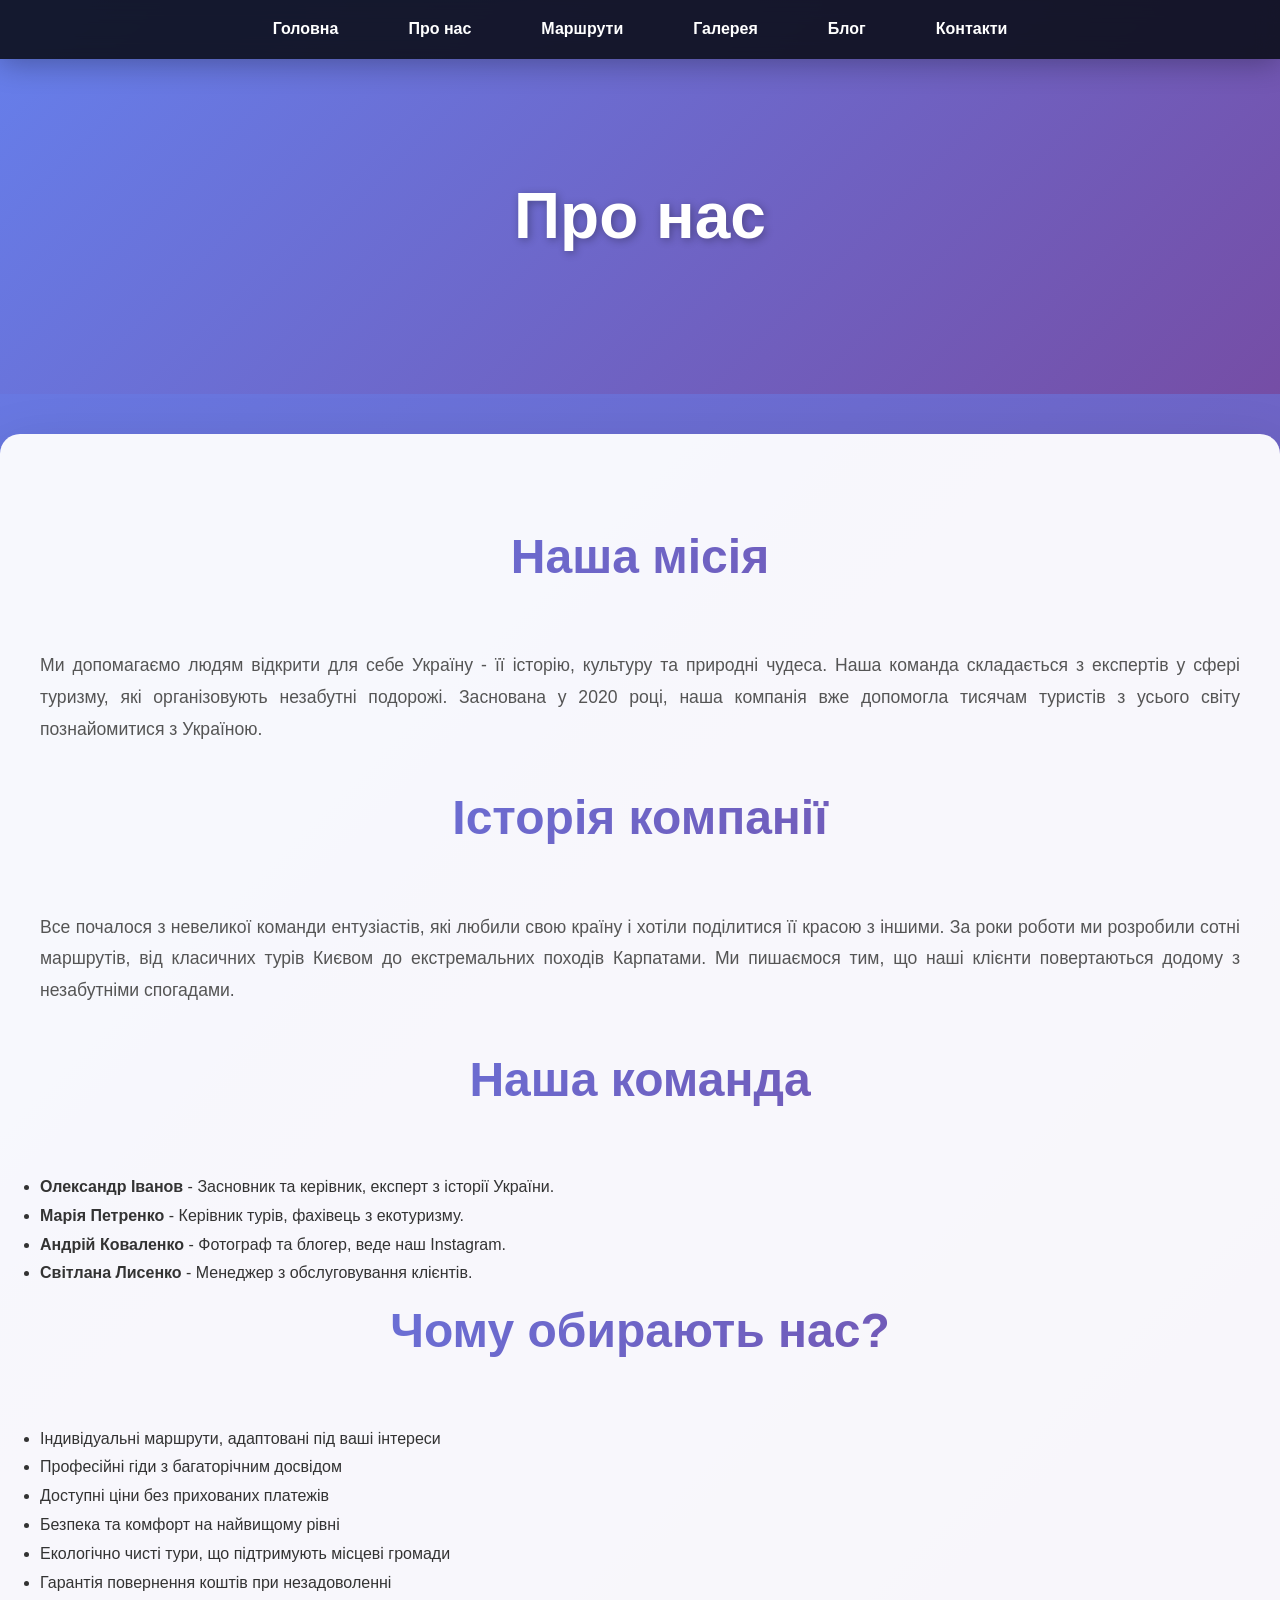
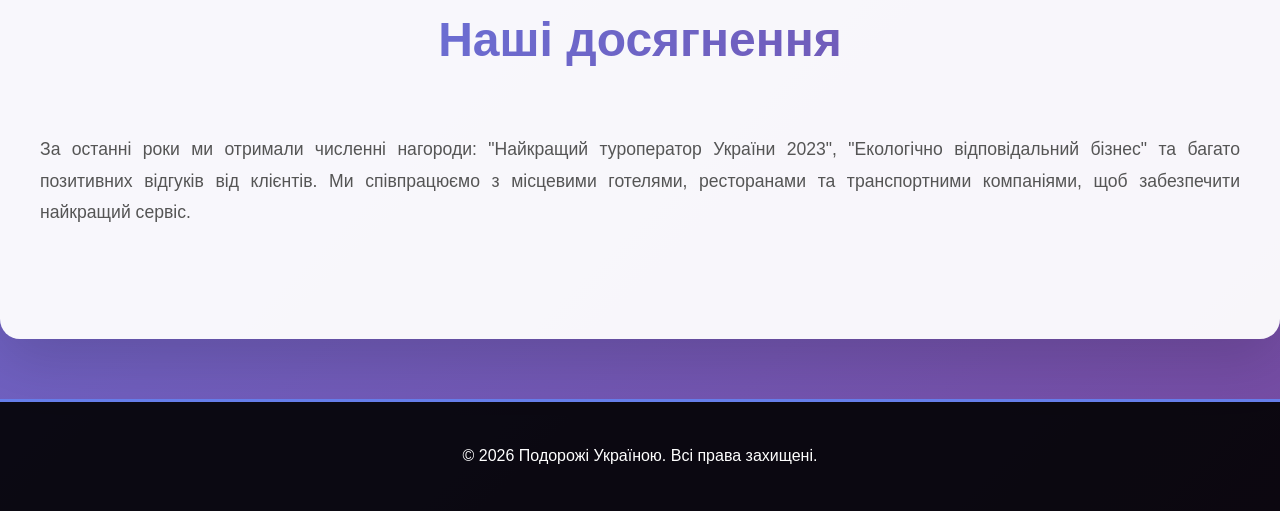
<file: Нова папка (2)/about.html>
<!doctype html>
<html lang="uk">
  <head>
    <meta charset="UTF-8" />
    <meta name="viewport" content="width=device-width, initial-scale=1.0" />
    <title>Про нас - Подорожі Україною</title>
    <link rel="stylesheet" href="style.css" />
  </head>
  <body>
    <nav>
      <ul>
        <li><a href="index.html">Головна</a></li>
        <li><a href="about.html">Про нас</a></li>
        <li><a href="routes.html">Маршрути</a></li>
        <li><a href="gallery.html">Галерея</a></li>
        <li><a href="blog.html">Блог</a></li>
        <li><a href="contact.html">Контакти</a></li>
      </ul>
    </nav>
    <header>
      <h1>Про нас</h1>
    </header>

    <section>
      <h2>Наша місія</h2>
      <p>
        Ми допомагаємо людям відкрити для себе Україну - її історію, культуру та
        природні чудеса. Наша команда складається з експертів у сфері туризму,
        які організовують незабутні подорожі. Заснована у 2020 році, наша
        компанія вже допомогла тисячам туристів з усього світу познайомитися з
        Україною.
      </p>
      <h2>Історія компанії</h2>
      <p>
        Все почалося з невеликої команди ентузіастів, які любили свою країну і
        хотіли поділитися її красою з іншими. За роки роботи ми розробили сотні
        маршрутів, від класичних турів Києвом до екстремальних походів
        Карпатами. Ми пишаємося тим, що наші клієнти повертаються додому з
        незабутніми спогадами.
      </p>
      <h2>Наша команда</h2>
      <ul>
        <li>
          <strong>Олександр Іванов</strong> - Засновник та керівник, експерт з
          історії України.
        </li>
        <li>
          <strong>Марія Петренко</strong> - Керівник турів, фахівець з
          екотуризму.
        </li>
        <li>
          <strong>Андрій Коваленко</strong> - Фотограф та блогер, веде наш
          Instagram.
        </li>
        <li>
          <strong>Світлана Лисенко</strong> - Менеджер з обслуговування
          клієнтів.
        </li>
      </ul>
      <h2>Чому обирають нас?</h2>
      <ul>
        <li>Індивідуальні маршрути, адаптовані під ваші інтереси</li>
        <li>Професійні гіди з багаторічним досвідом</li>
        <li>Доступні ціни без прихованих платежів</li>
        <li>Безпека та комфорт на найвищому рівні</li>
        <li>Екологічно чисті тури, що підтримують місцеві громади</li>
        <li>Гарантія повернення коштів при незадоволенні</li>
      </ul>
      <h2>Наші досягнення</h2>
      <p>
        За останні роки ми отримали численні нагороди: "Найкращий туроператор
        України 2023", "Екологічно відповідальний бізнес" та багато позитивних
        відгуків від клієнтів. Ми співпрацюємо з місцевими готелями, ресторанами
        та транспортними компаніями, щоб забезпечити найкращий сервіс.
      </p>
    </section>

    <footer>
      <p>&copy; 2026 Подорожі Україною. Всі права захищені.</p>
    </footer>
  </body>
</html>
</file>
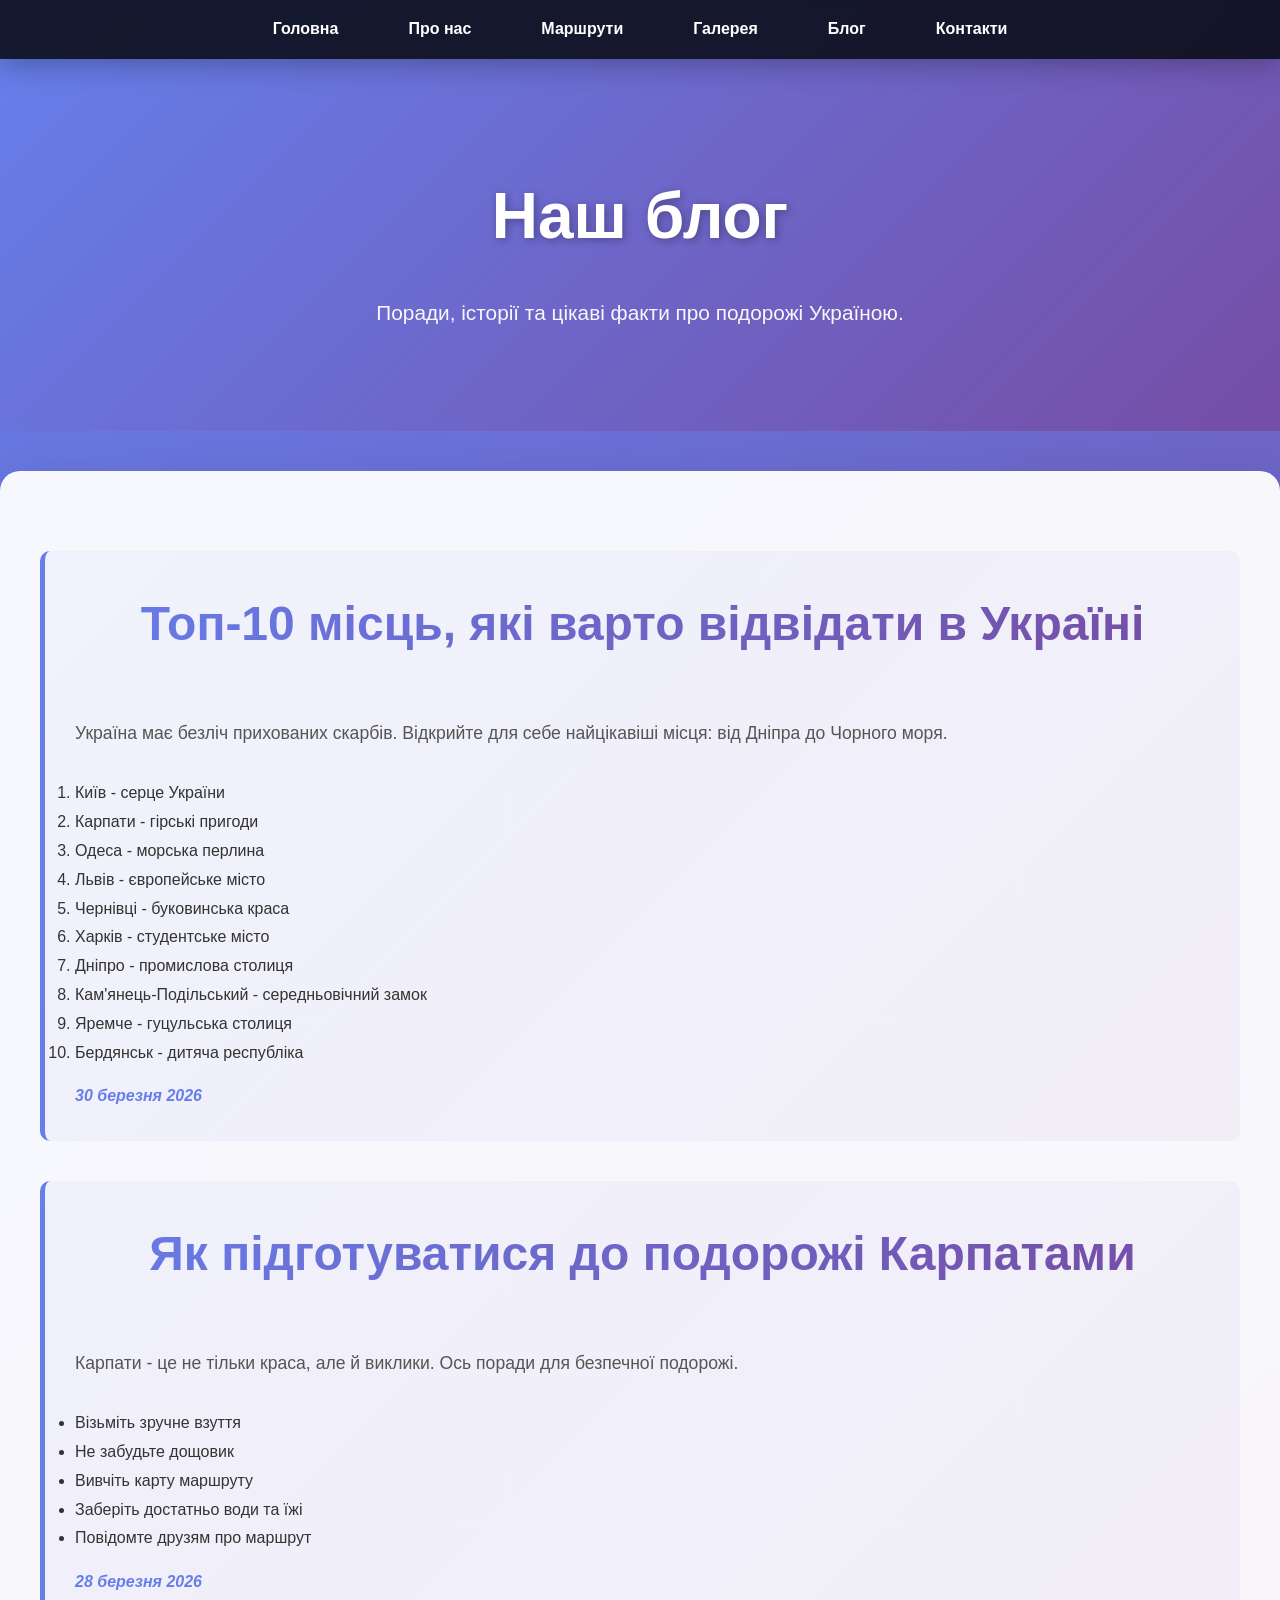
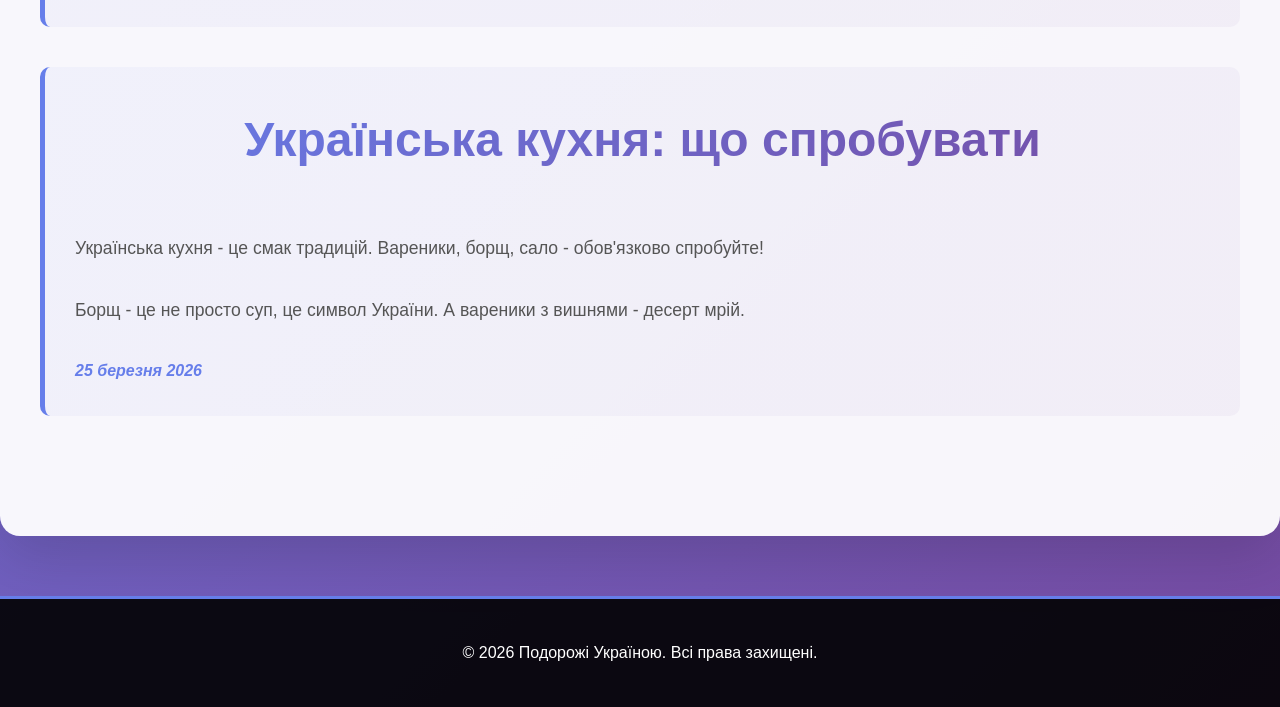
<file: Нова папка (2)/blog.html>
<!doctype html>
<html lang="uk">
  <head>
    <meta charset="UTF-8" />
    <meta name="viewport" content="width=device-width, initial-scale=1.0" />
    <title>Блог - Подорожі Україною</title>
    <link rel="stylesheet" href="style.css" />
  </head>
  <body>
    <nav>
      <ul>
        <li><a href="index.html">Головна</a></li>
        <li><a href="about.html">Про нас</a></li>
        <li><a href="routes.html">Маршрути</a></li>
        <li><a href="gallery.html">Галерея</a></li>
        <li><a href="blog.html">Блог</a></li>
        <li><a href="contact.html">Контакти</a></li>
      </ul>
    </nav>
    <header>
      <h1>Наш блог</h1>
      <p>Поради, історії та цікаві факти про подорожі Україною.</p>
    </header>

    <section>
      <article>
        <h2>Топ-10 місць, які варто відвідати в Україні</h2>
        <p>
          Україна має безліч прихованих скарбів. Відкрийте для себе найцікавіші
          місця: від Дніпра до Чорного моря.
        </p>
        <ol>
          <li>Київ - серце України</li>
          <li>Карпати - гірські пригоди</li>
          <li>Одеса - морська перлина</li>
          <li>Львів - європейське місто</li>
          <li>Чернівці - буковинська краса</li>
          <li>Харків - студентське місто</li>
          <li>Дніпро - промислова столиця</li>
          <li>Кам'янець-Подільський - середньовічний замок</li>
          <li>Яремче - гуцульська столиця</li>
          <li>Бердянськ - дитяча республіка</li>
        </ol>
        <time>30 березня 2026</time>
      </article>

      <article>
        <h2>Як підготуватися до подорожі Карпатами</h2>
        <p>
          Карпати - це не тільки краса, але й виклики. Ось поради для безпечної
          подорожі.
        </p>
        <ul>
          <li>Візьміть зручне взуття</li>
          <li>Не забудьте дощовик</li>
          <li>Вивчіть карту маршруту</li>
          <li>Заберіть достатньо води та їжі</li>
          <li>Повідомте друзям про маршрут</li>
        </ul>
        <time>28 березня 2026</time>
      </article>

      <article>
        <h2>Українська кухня: що спробувати</h2>
        <p>
          Українська кухня - це смак традицій. Вареники, борщ, сало -
          обов'язково спробуйте!
        </p>
        <p>
          Борщ - це не просто суп, це символ України. А вареники з вишнями -
          десерт мрій.
        </p>
        <time>25 березня 2026</time>
      </article>
    </section>

    <footer>
      <p>&copy; 2026 Подорожі Україною. Всі права захищені.</p>
    </footer>
  </body>
</html>
</file>
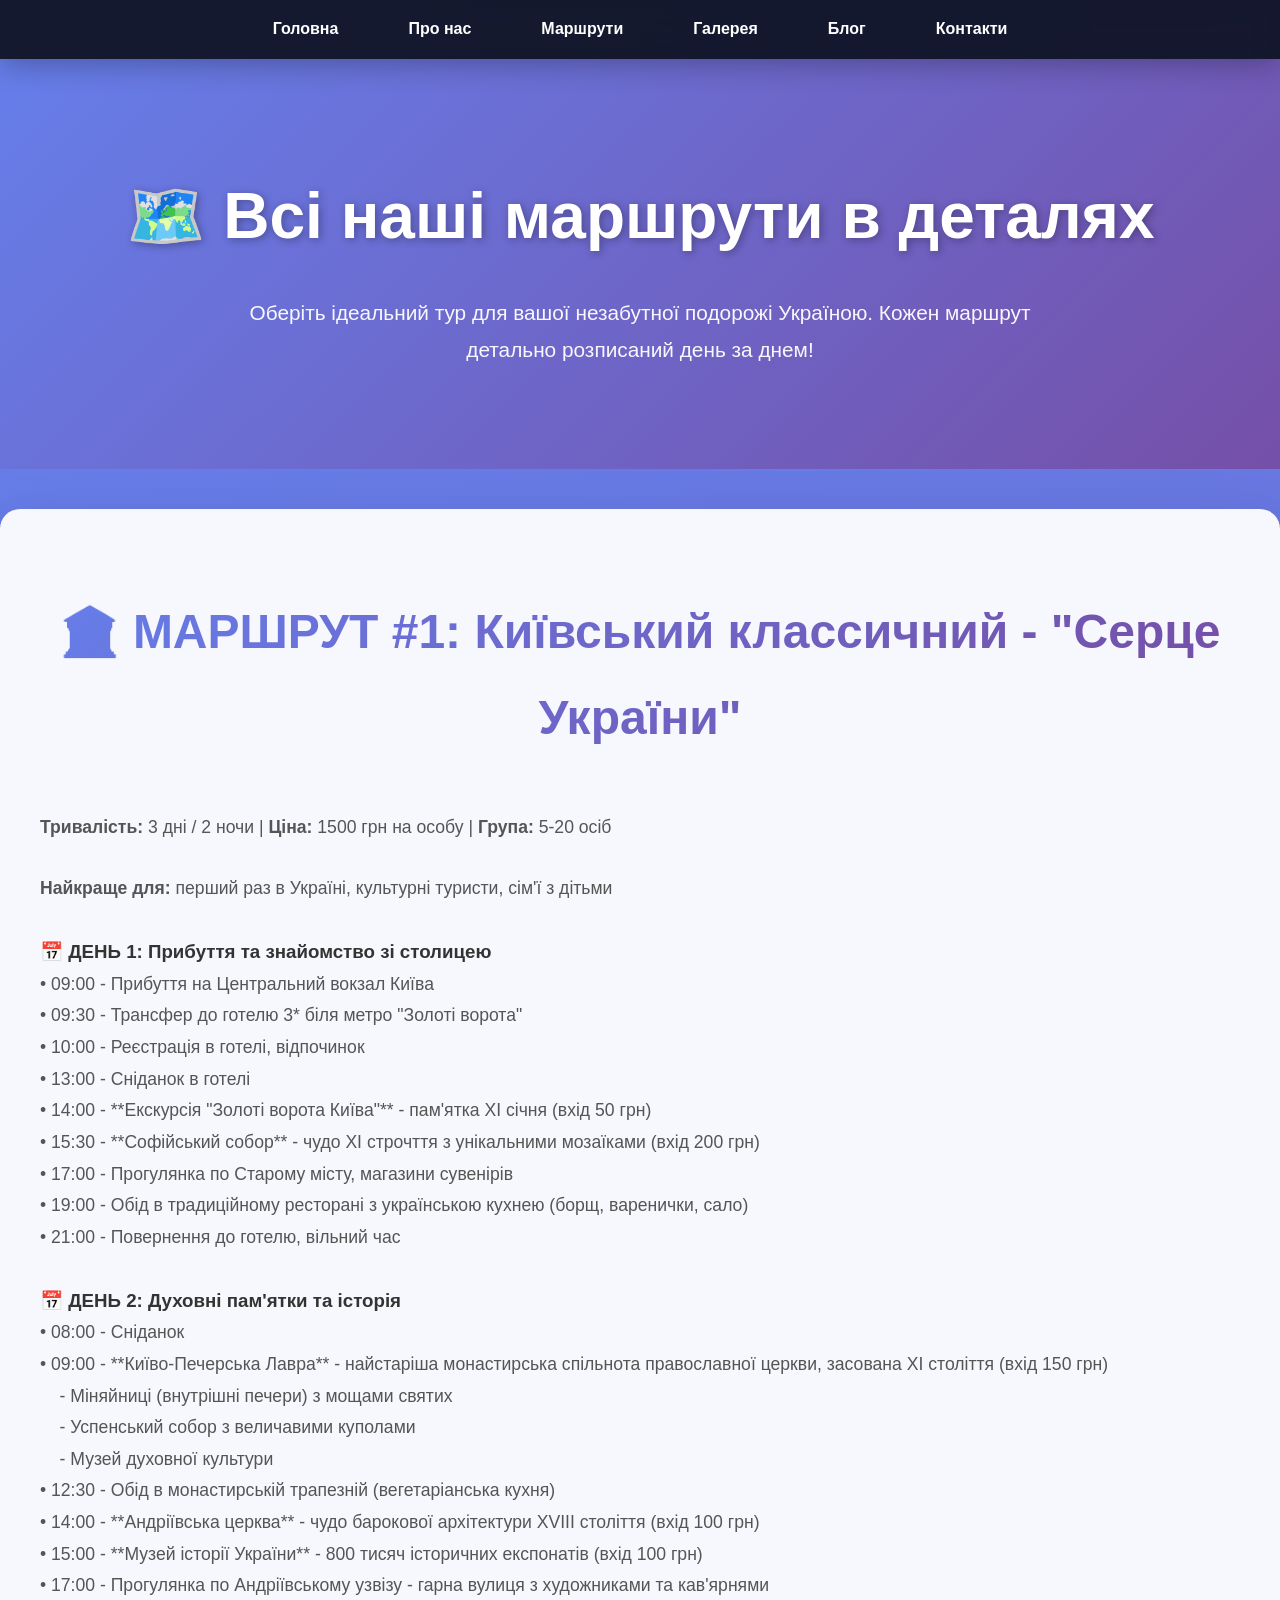
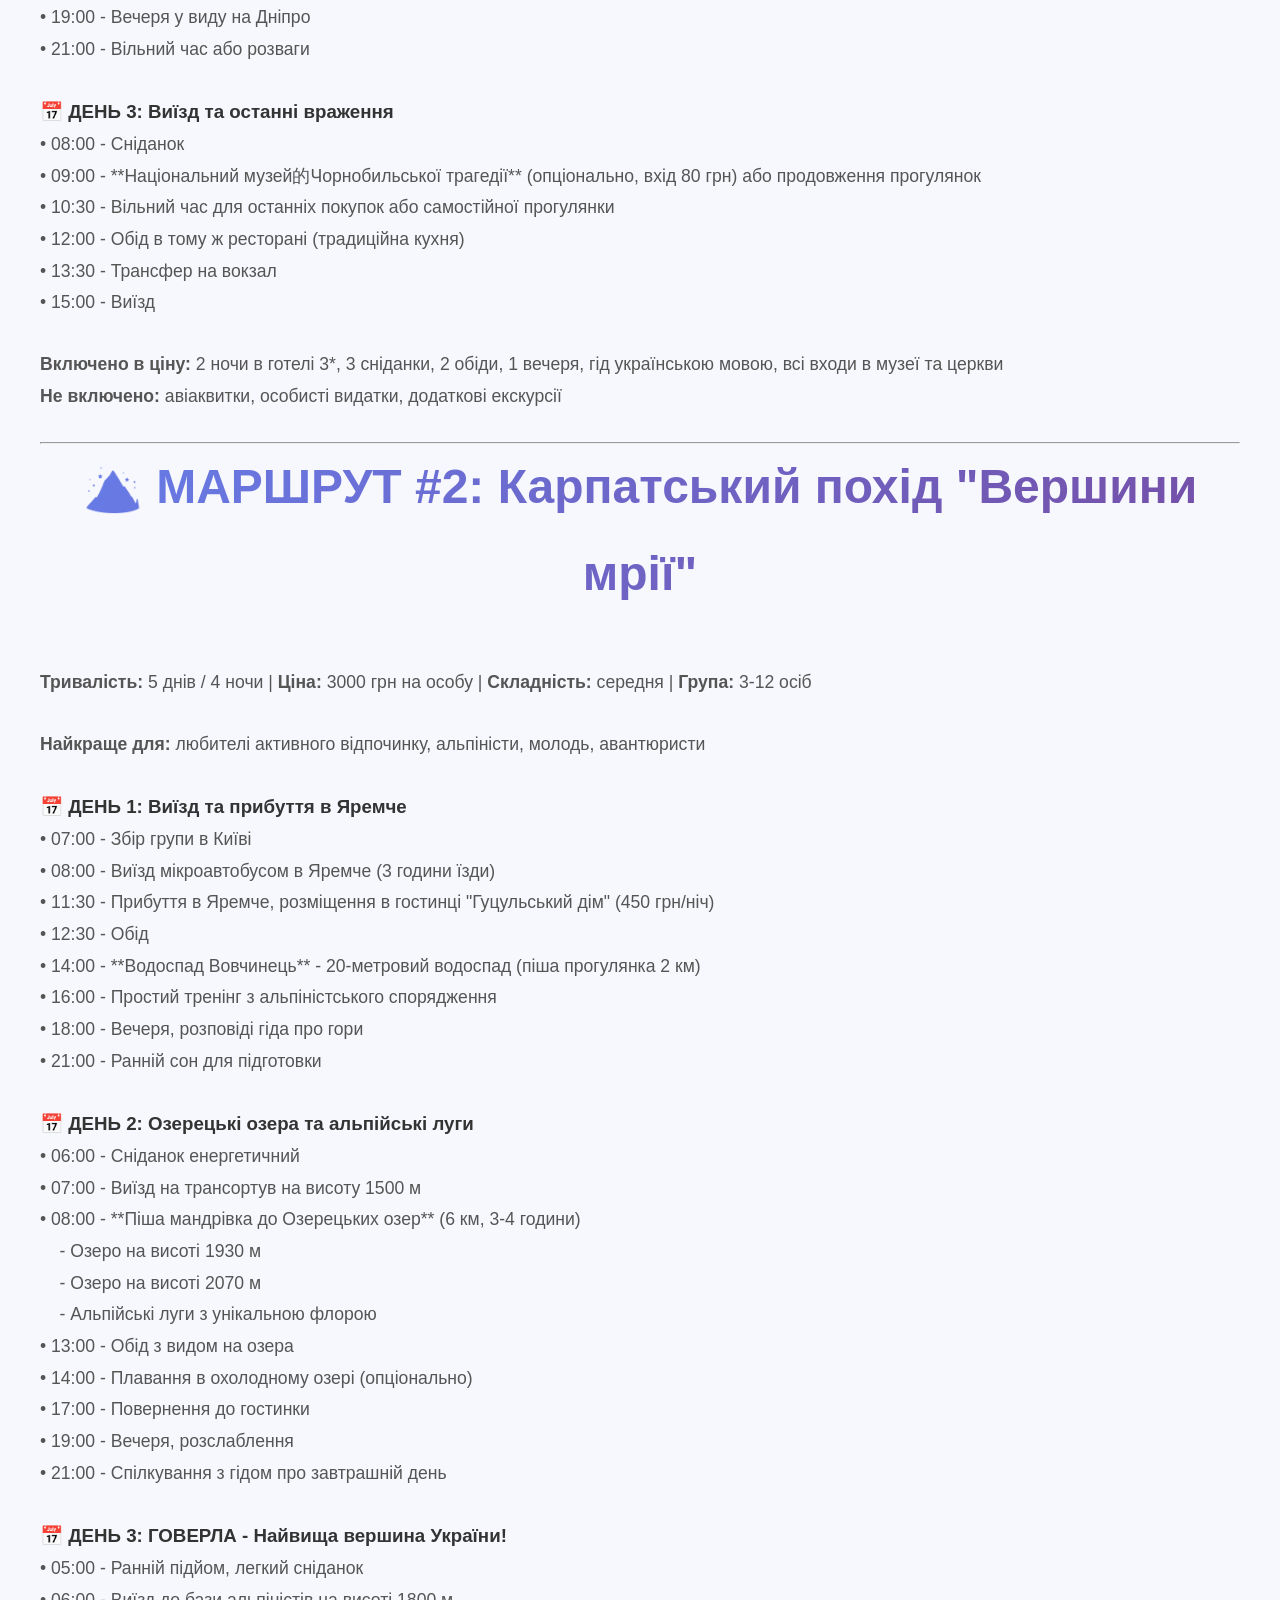
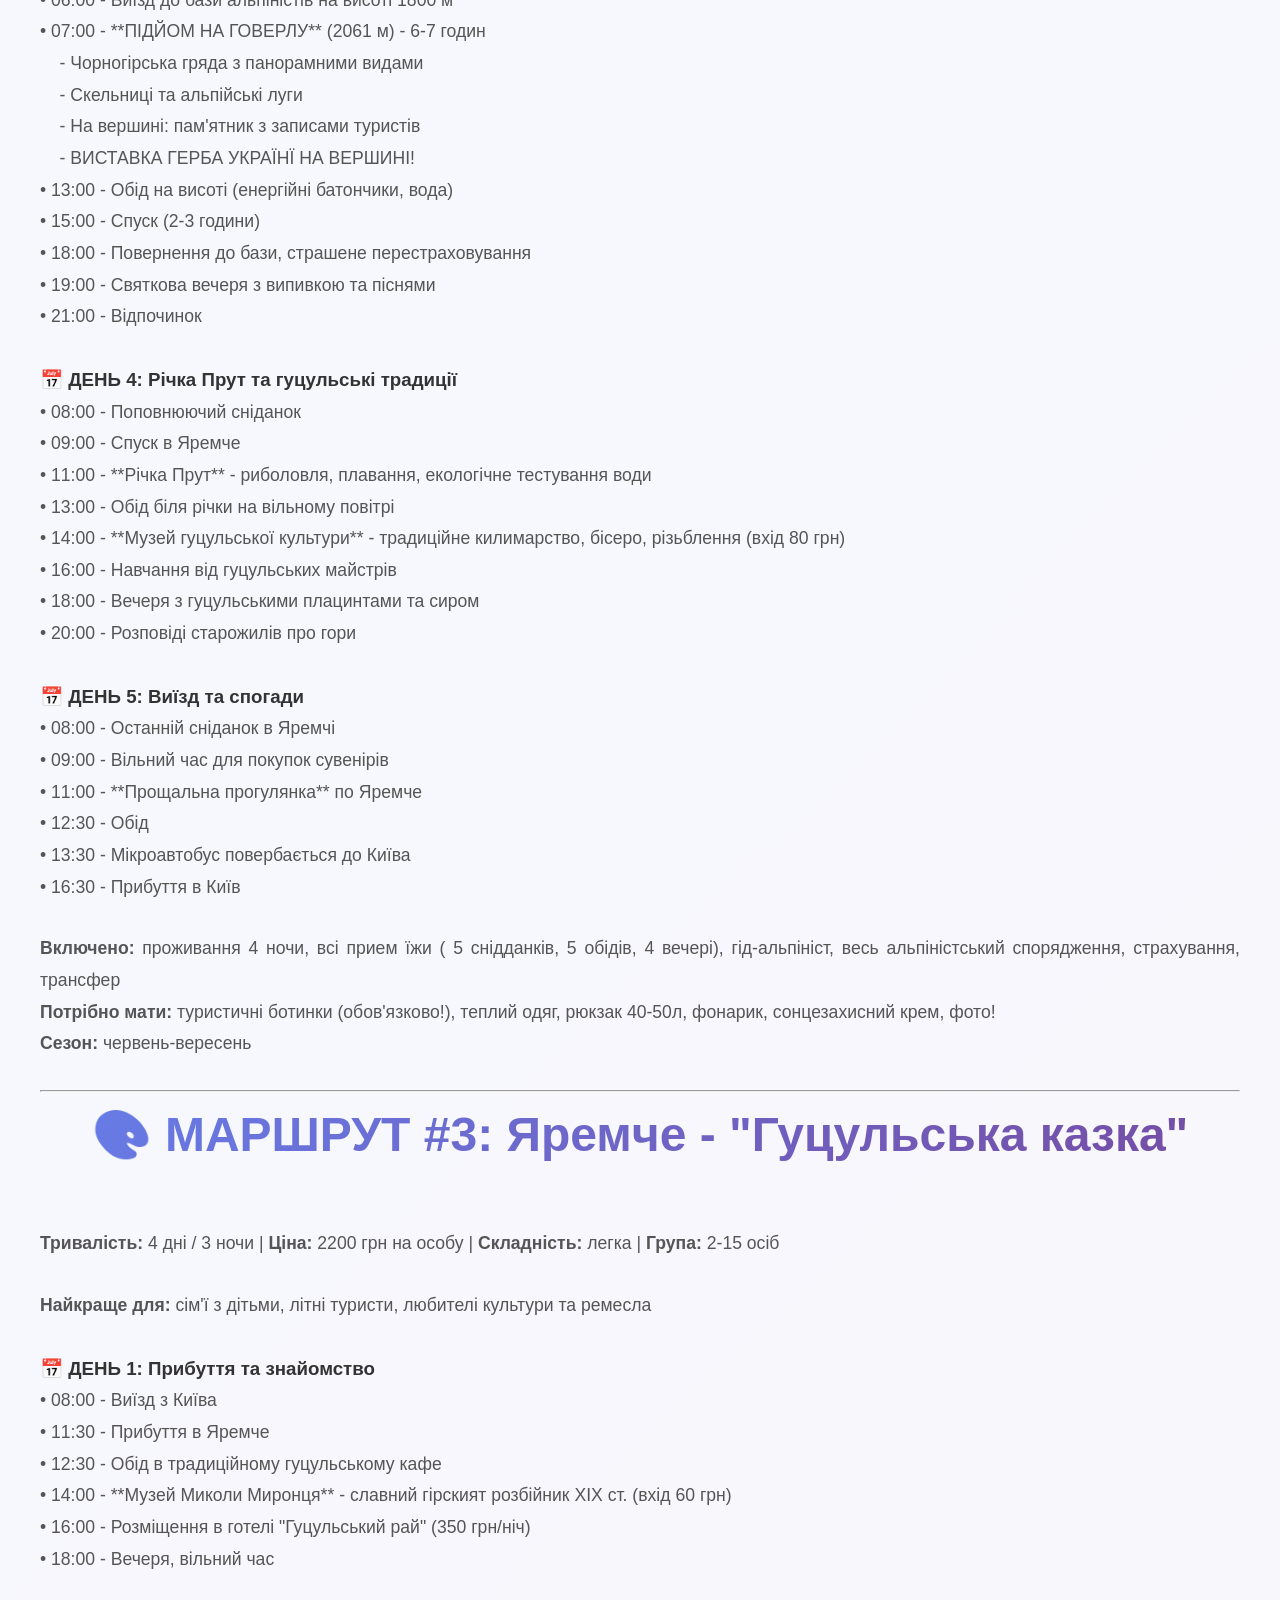
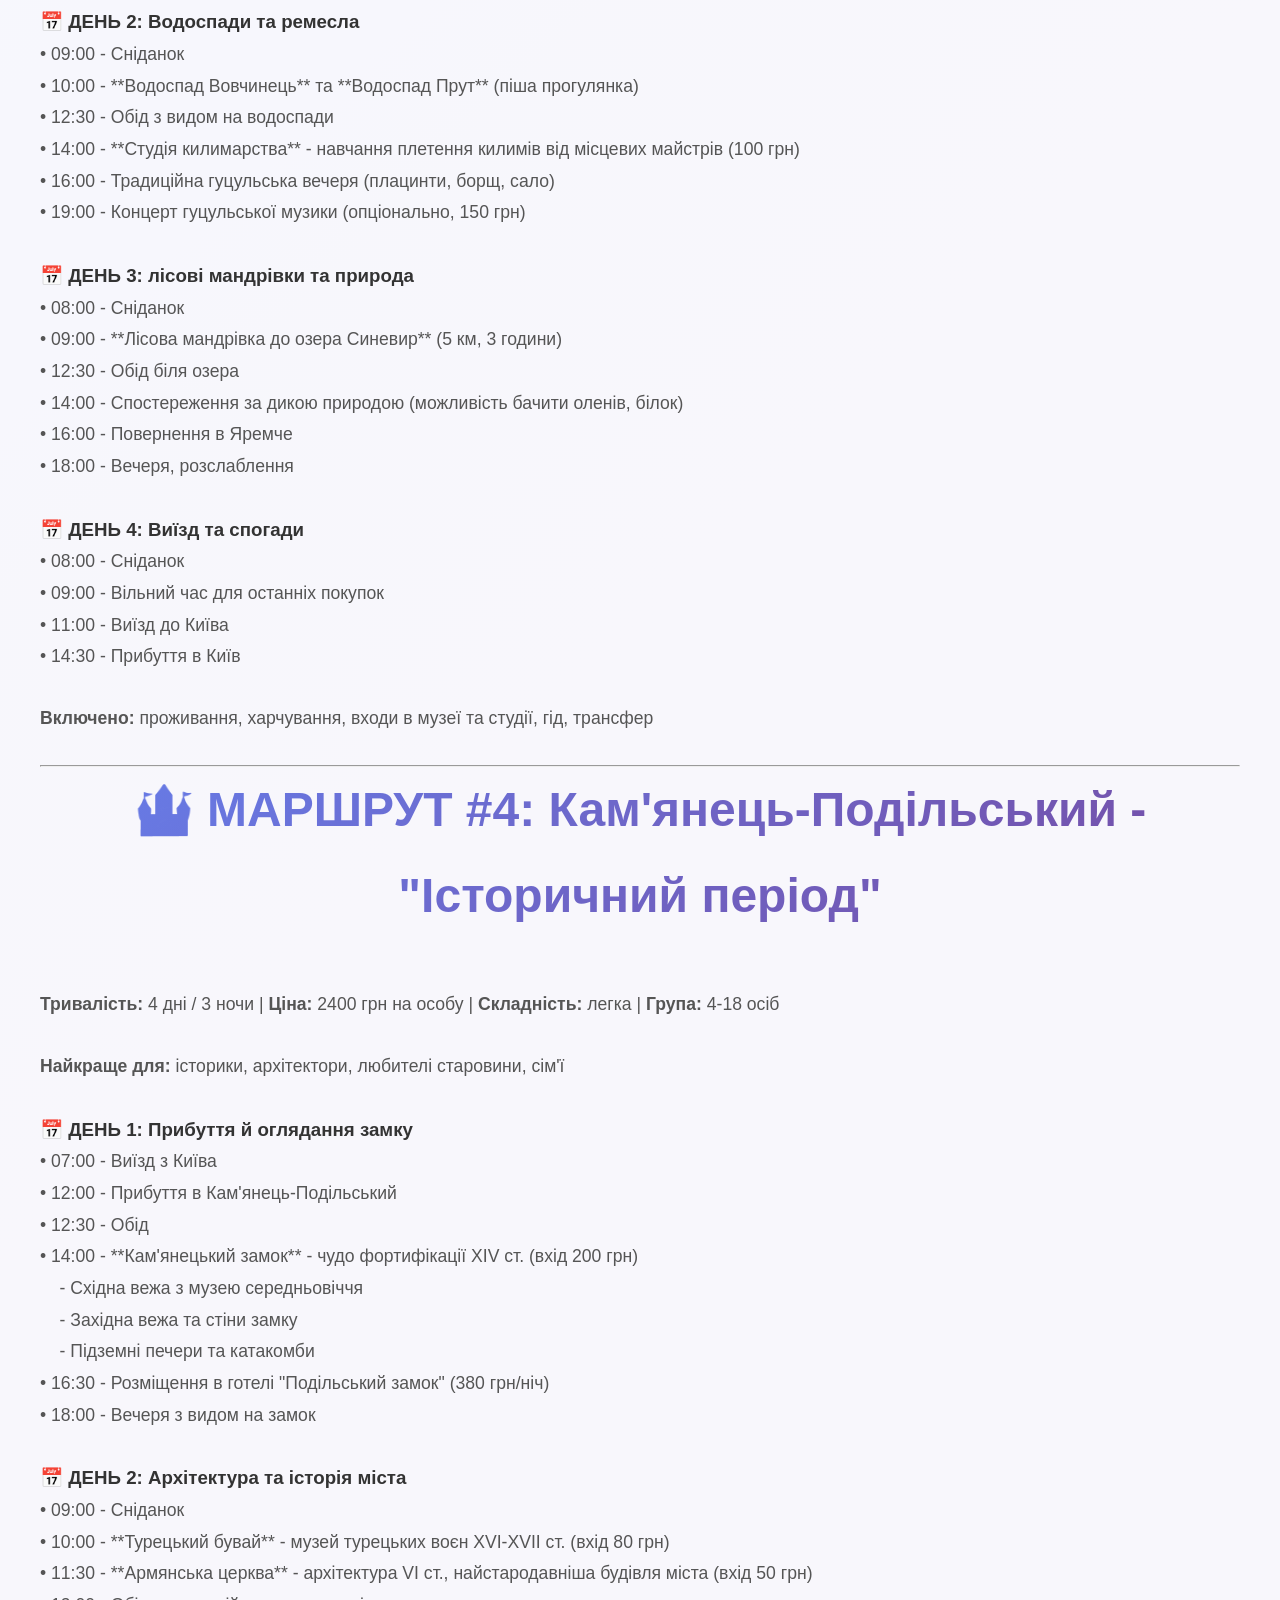
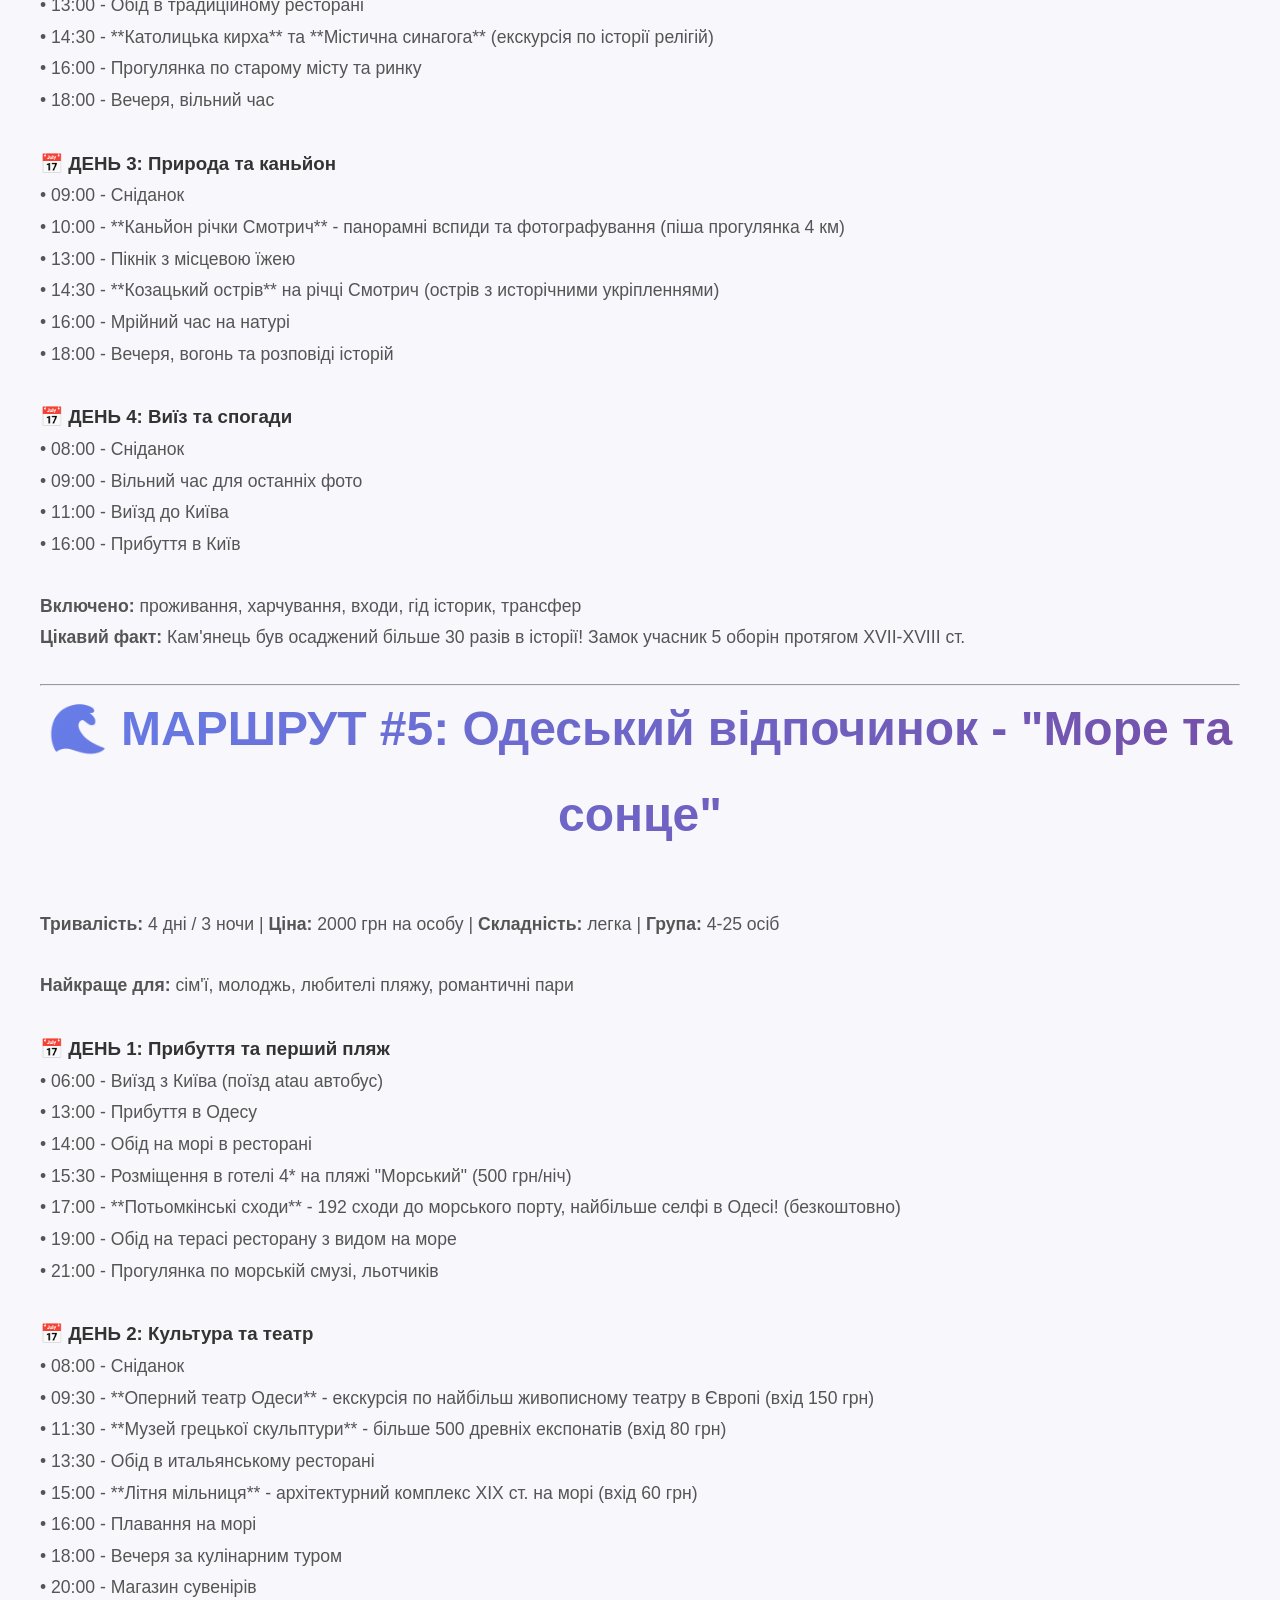
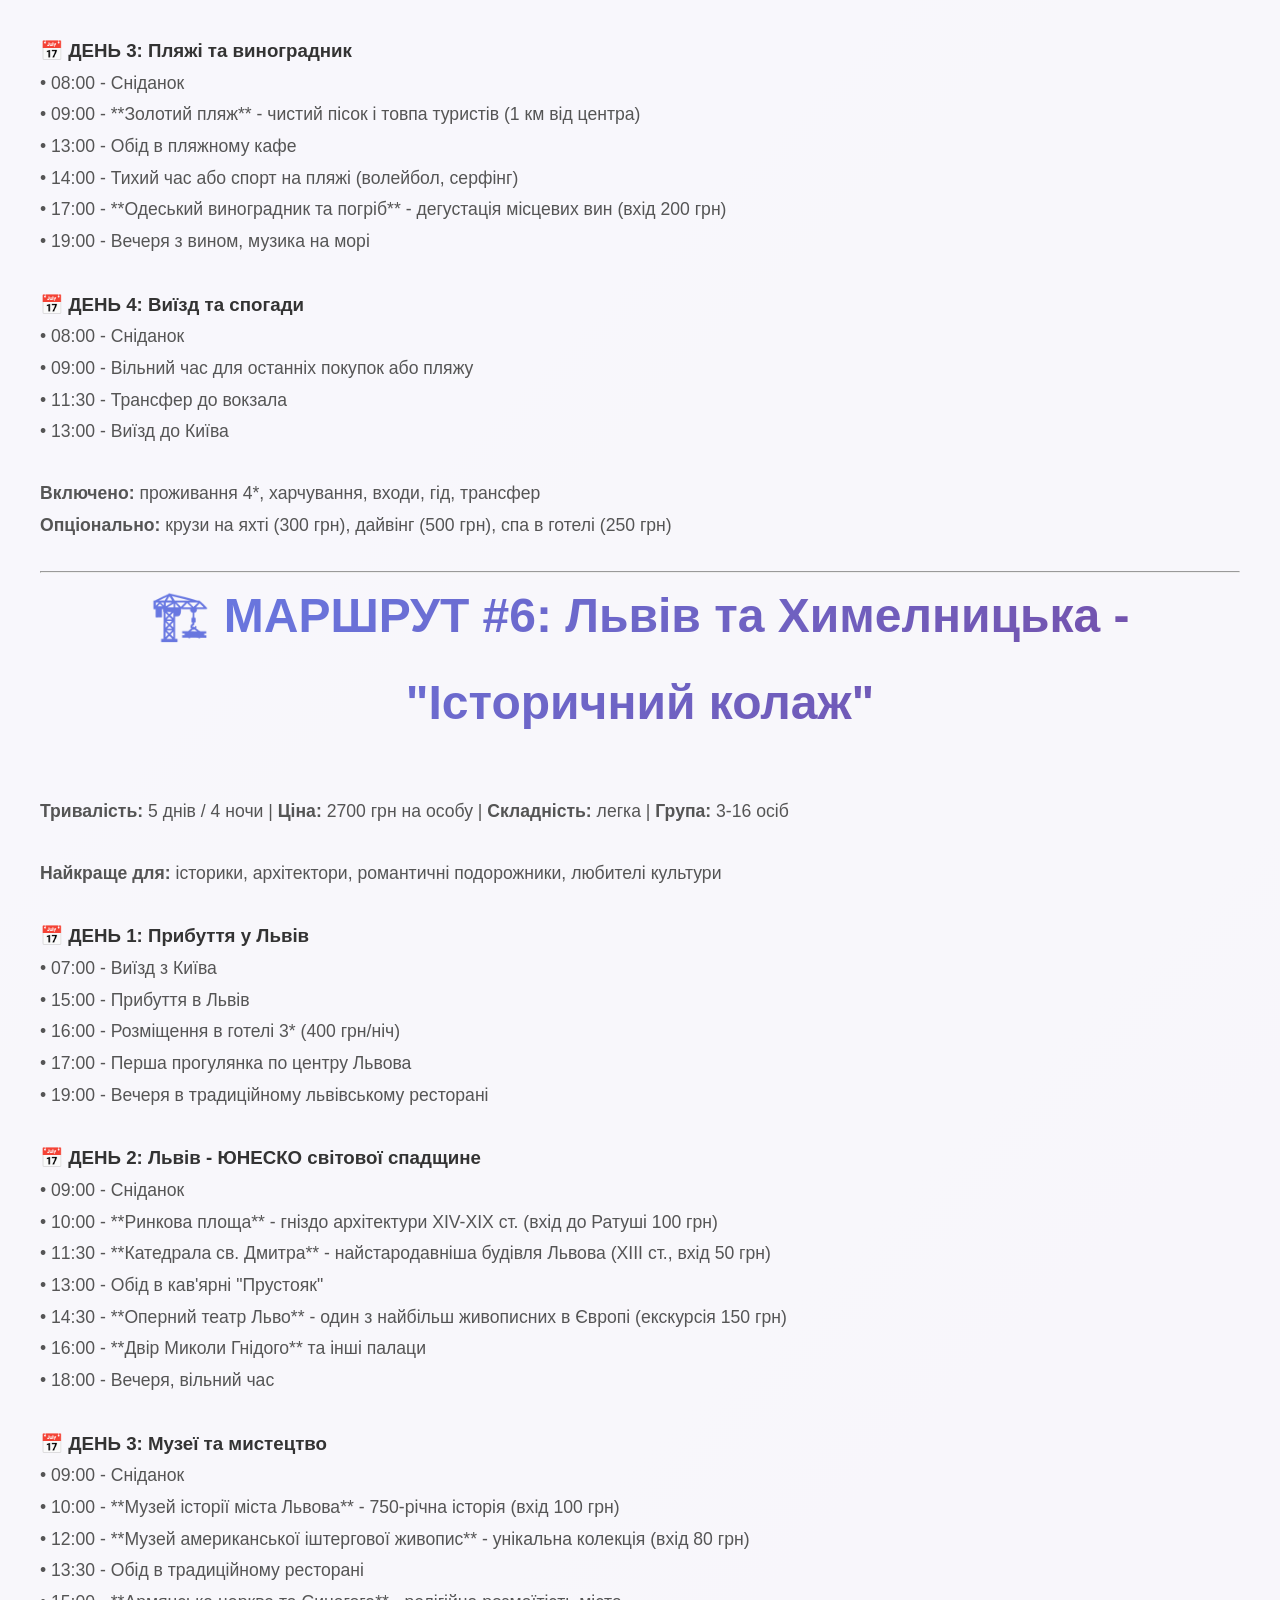
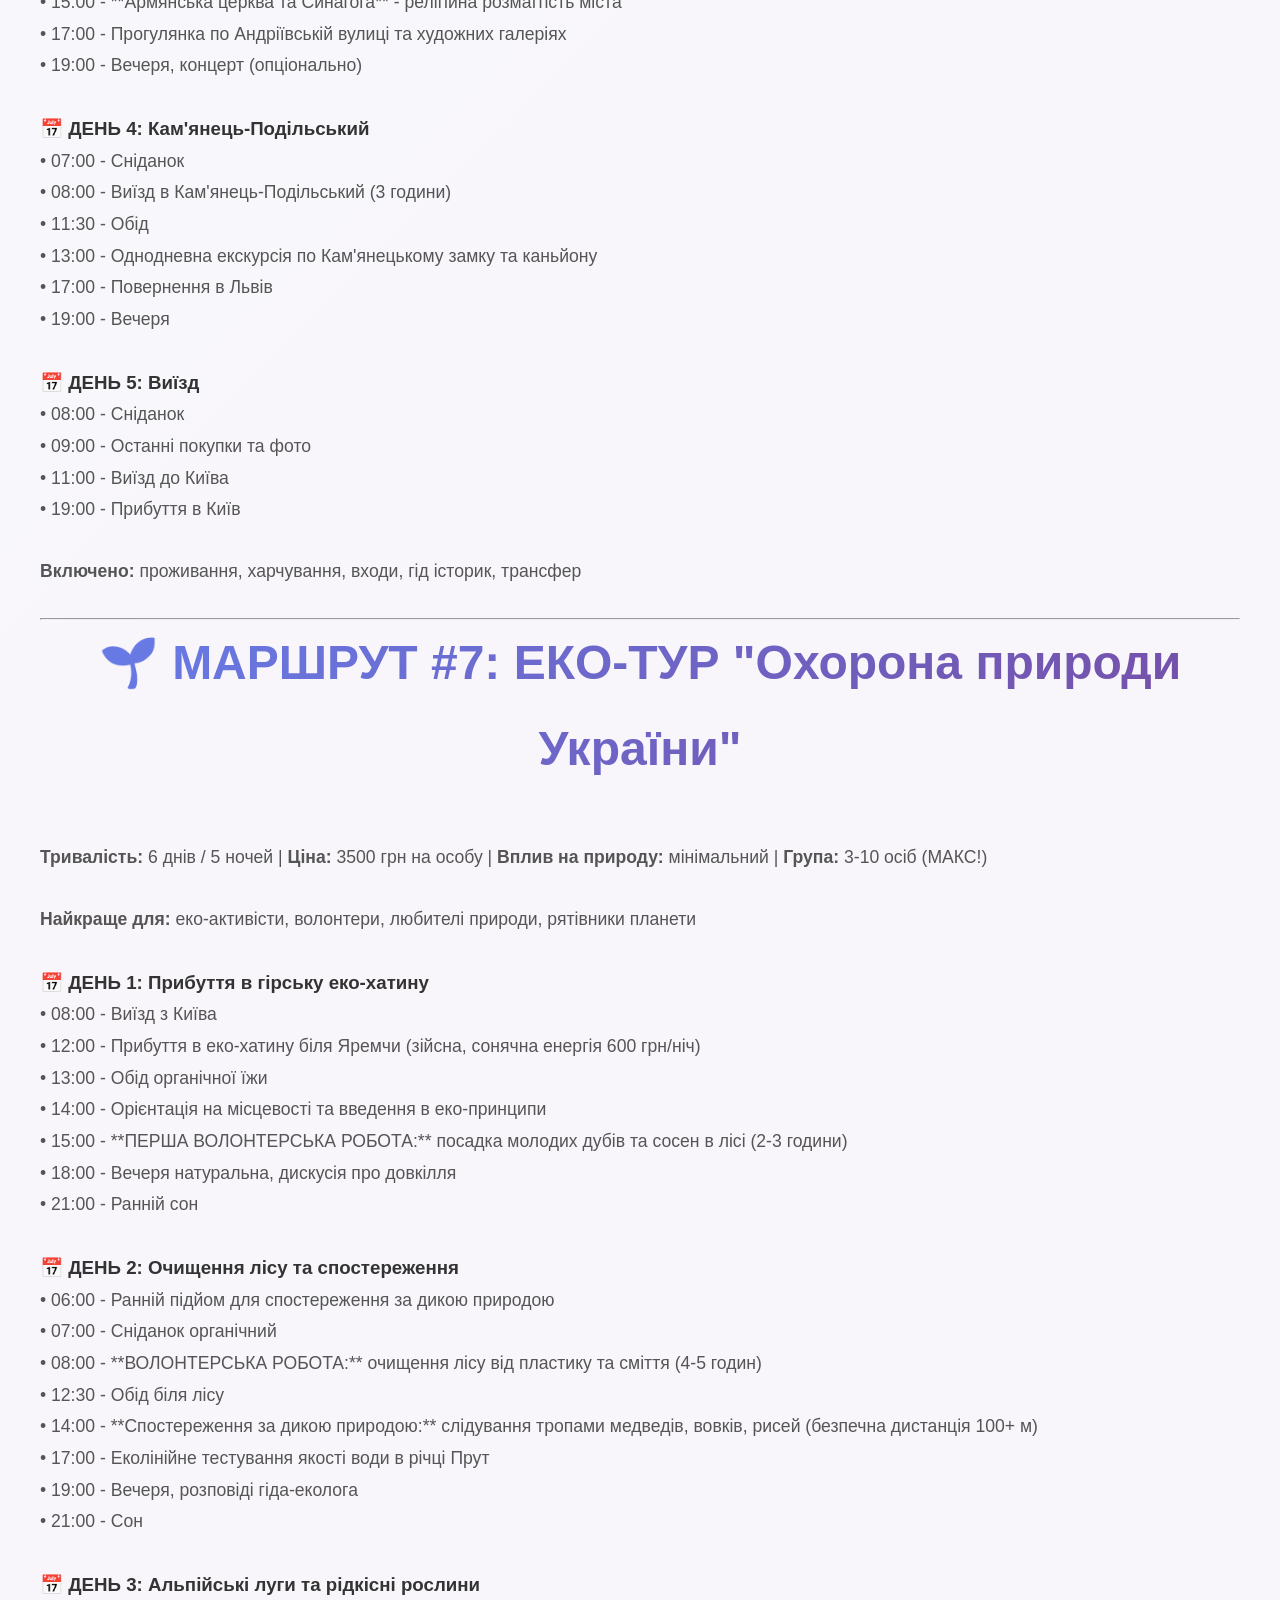
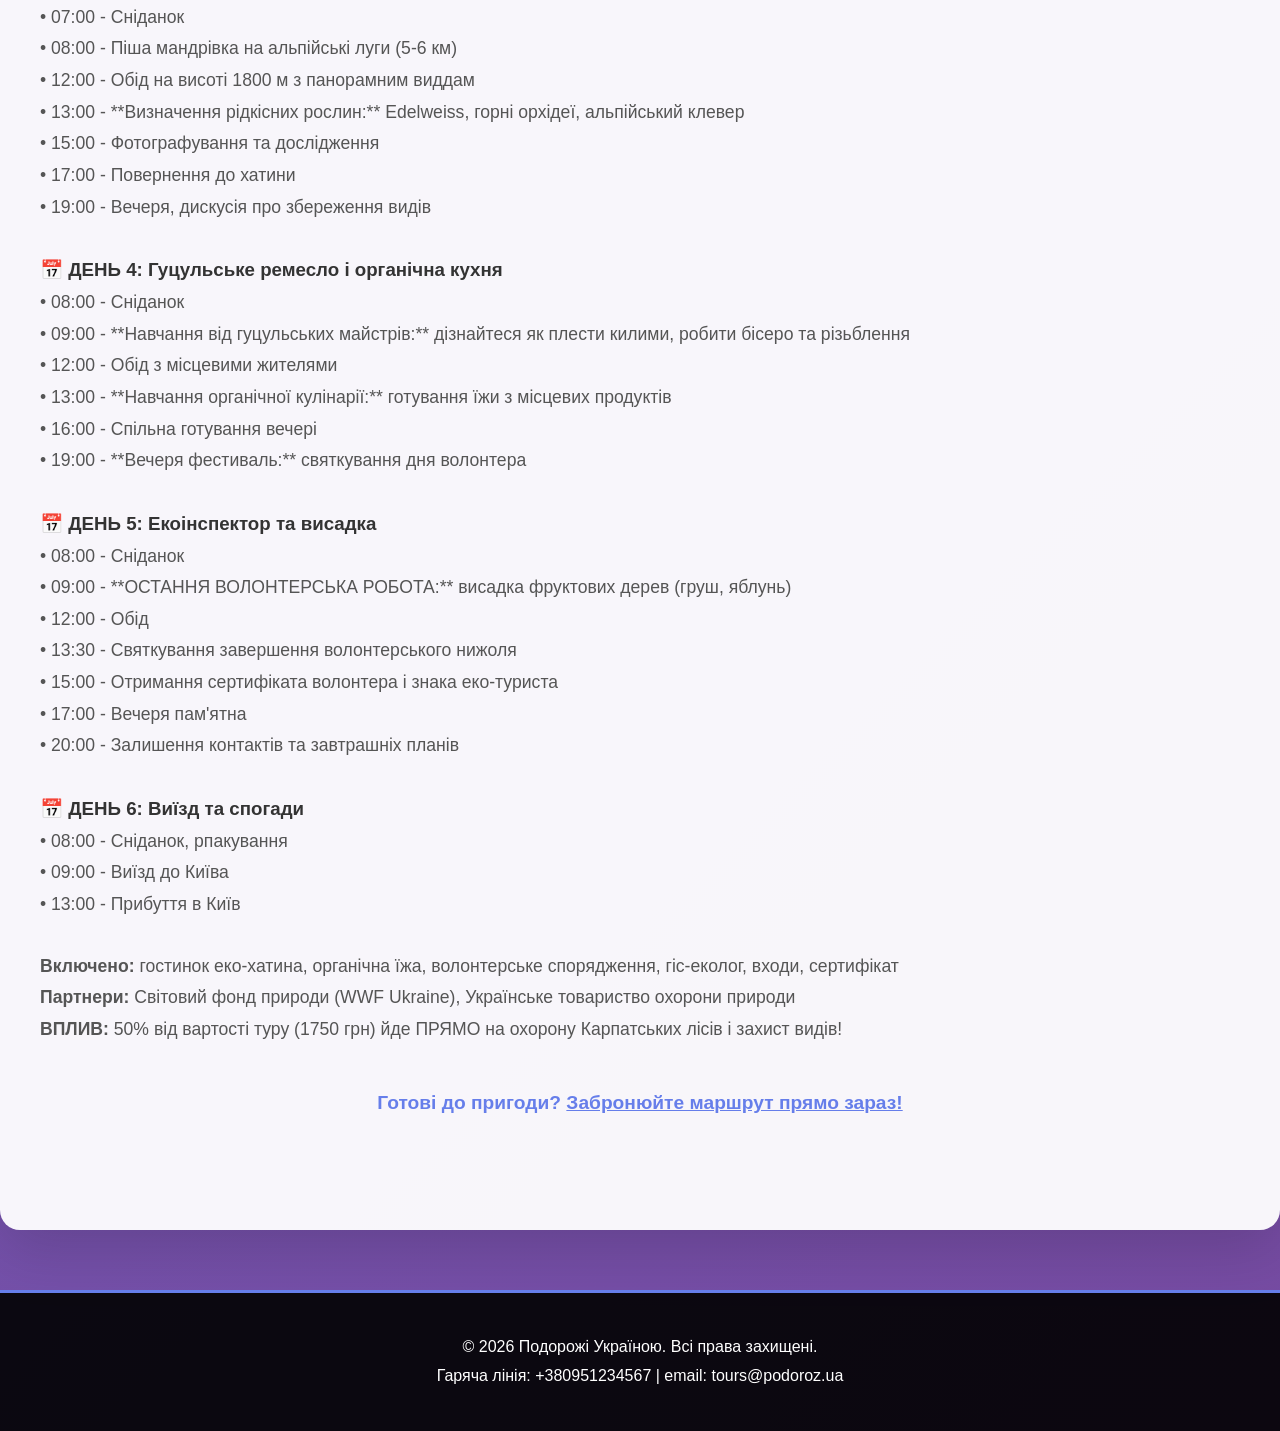
<file: Нова папка (2)/routes.html>
<!doctype html>
<html lang="uk">
  <head>
    <meta charset="UTF-8" />
    <meta name="viewport" content="width=device-width, initial-scale=1.0" />
    <title>Маршрути - Подорожі Україною</title>
    <link rel="stylesheet" href="style.css" />
  </head>
  <body>
    <nav>
      <ul>
        <li><a href="index.html">Головна</a></li>
        <li><a href="about.html">Про нас</a></li>
        <li><a href="routes.html">Маршрути</a></li>
        <li><a href="gallery.html">Галерея</a></li>
        <li><a href="blog.html">Блог</a></li>
        <li><a href="contact.html">Контакти</a></li>
      </ul>
    </nav>

    <header>
      <h1>🗺️ Всі наші маршрути в деталях</h1>
      <p>
        Оберіть ідеальний тур для вашої незабутної подорожі Україною. Кожен
        маршрут детально розписаний день за днем!
      </p>
    </header>

    <section>
      <h2>🏛️ МАРШРУТ #1: Київський классичний - "Серце України"</h2>
      <p>
        <strong>Тривалість:</strong> 3 дні / 2 ночи |
        <strong>Ціна:</strong> 1500 грн на особу | <strong>Група:</strong> 5-20
        осіб
      </p>
      <p>
        <strong>Найкраще для:</strong> перший раз в Україні, культурні туристи,
        сім'ї з дітьми
      </p>

      <h3>📅 ДЕНЬ 1: Прибуття та знайомство зі столицею</h3>
      <p>
        • 09:00 - Прибуття на Центральний вокзал Київа<br />
        • 09:30 - Трансфер до готелю 3* біля метро "Золоті ворота"<br />
        • 10:00 - Реєстрація в готелі, відпочинок<br />
        • 13:00 - Сніданок в готелі<br />
        • 14:00 - **Екскурсія "Золоті ворота Київа"** - пам'ятка XI січня (вхід
        50 грн)<br />
        • 15:30 - **Софійський собор** - чудо XI строчття з унікальними
        мозаїками (вхід 200 грн)<br />
        • 17:00 - Прогулянка по Старому місту, магазини сувенірів<br />
        • 19:00 - Обід в традиційному ресторані з українською кухнею (борщ,
        варенички, сало)<br />
        • 21:00 - Повернення до готелю, вільний час
      </p>

      <h3>📅 ДЕНЬ 2: Духовні пам'ятки та історія</h3>
      <p>
        • 08:00 - Сніданок<br />
        • 09:00 - **Київо-Печерська Лавра** - найстаріша монастирська спільнота
        православної церкви, засована XI століття (вхід 150 грн)<br />
        &nbsp;&nbsp;&nbsp;&nbsp;- Міняйниці (внутрішні печери) з мощами
        святих<br />
        &nbsp;&nbsp;&nbsp;&nbsp;- Успенський собор з величавими куполами<br />
        &nbsp;&nbsp;&nbsp;&nbsp;- Музей духовної культури<br />
        • 12:30 - Обід в монастирській трапезній (вегетаріанська кухня)<br />
        • 14:00 - **Андріївська церква** - чудо барокової архітектури XVIII
        століття (вхід 100 грн)<br />
        • 15:00 - **Музей історії України** - 800 тисяч історичних експонатів
        (вхід 100 грн)<br />
        • 17:00 - Прогулянка по Андріївському узвізу - гарна вулиця з
        художниками та кав'ярнями<br />
        • 19:00 - Вечеря у виду на Дніпро<br />
        • 21:00 - Вільний час або розваги
      </p>

      <h3>📅 ДЕНЬ 3: Виїзд та останні враження</h3>
      <p>
        • 08:00 - Сніданок<br />
        • 09:00 - **Національний музей的Чорнобильської трагедії** (опціонально,
        вхід 80 грн) або продовження прогулянок<br />
        • 10:30 - Вільний час для останніх покупок або самостійної прогулянки<br />
        • 12:00 - Обід в тому ж ресторані (традиційна кухня)<br />
        • 13:30 - Трансфер на вокзал<br />
        • 15:00 - Виїзд
      </p>

      <p>
        <strong>Включено в ціну:</strong> 2 ночи в готелі 3*, 3 сніданки, 2
        обіди, 1 вечеря, гід українською мовою, всі входи в музеї та церкви<br />
        <strong>Не включено:</strong> авіаквитки, особисті видатки, додаткові
        екскурсії
      </p>

      <hr />

      <h2>⛰️ МАРШРУТ #2: Карпатський похід "Вершини мрії"</h2>
      <p>
        <strong>Тривалість:</strong> 5 днів / 4 ночи |
        <strong>Ціна:</strong> 3000 грн на особу |
        <strong>Складність:</strong> середня | <strong>Група:</strong> 3-12 осіб
      </p>
      <p>
        <strong>Найкраще для:</strong> любителі активного відпочинку,
        альпіністи, молодь, авантюристи
      </p>

      <h3>📅 ДЕНЬ 1: Виїзд та прибуття в Яремче</h3>
      <p>
        • 07:00 - Збір групи в Київі<br />
        • 08:00 - Виїзд мікроавтобусом в Яремче (3 години їзди)<br />
        • 11:30 - Прибуття в Яремче, розміщення в гостинці "Гуцульський дім"
        (450 грн/ніч)<br />
        • 12:30 - Обід<br />
        • 14:00 - **Водоспад Вовчинець** - 20-метровий водоспад (піша прогулянка
        2 км)<br />
        • 16:00 - Простий тренінг з альпіністського спорядження<br />
        • 18:00 - Вечеря, розповіді гіда про гори<br />
        • 21:00 - Ранній сон для підготовки
      </p>

      <h3>📅 ДЕНЬ 2: Озерецькі озера та альпійські луги</h3>
      <p>
        • 06:00 - Сніданок енергетичний<br />
        • 07:00 - Виїзд на трансортув на висоту 1500 м<br />
        • 08:00 - **Піша мандрівка до Озерецьких озер** (6 км, 3-4 години)<br />
        &nbsp;&nbsp;&nbsp;&nbsp;- Озеро на висоті 1930 м<br />
        &nbsp;&nbsp;&nbsp;&nbsp;- Озеро на висоті 2070 м<br />
        &nbsp;&nbsp;&nbsp;&nbsp;- Альпійські луги з унікальною флорою<br />
        • 13:00 - Обід з видом на озера<br />
        • 14:00 - Плавання в охолодному озері (опціонально)<br />
        • 17:00 - Повернення до гостинки<br />
        • 19:00 - Вечеря, розслаблення<br />
        • 21:00 - Спілкування з гідом про завтрашній день
      </p>

      <h3>📅 ДЕНЬ 3: ГОВЕРЛА - Найвища вершина України!</h3>
      <p>
        • 05:00 - Ранній підйом, легкий сніданок<br />
        • 06:00 - Виїзд до бази альпіністів на висоті 1800 м<br />
        • 07:00 - **ПІДЙОМ НА ГОВЕРЛУ** (2061 м) - 6-7 годин<br />
        &nbsp;&nbsp;&nbsp;&nbsp;- Чорногірська гряда з панорамними видами<br />
        &nbsp;&nbsp;&nbsp;&nbsp;- Скельниці та альпійські луги<br />
        &nbsp;&nbsp;&nbsp;&nbsp;- На вершині: пам'ятник з записами туристів<br />
        &nbsp;&nbsp;&nbsp;&nbsp;- ВИСТАВКА ГЕРБА УКРАЇНЇ НА ВЕРШИНІ!<br />
        • 13:00 - Обід на висоті (енергійні батончики, вода)<br />
        • 15:00 - Спуск (2-3 години)<br />
        • 18:00 - Повернення до бази, страшене перестраховування<br />
        • 19:00 - Святкова вечеря з випивкою та піснями<br />
        • 21:00 - Відпочинок
      </p>

      <h3>📅 ДЕНЬ 4: Річка Прут та гуцульські традиції</h3>
      <p>
        • 08:00 - Поповнюючий сніданок<br />
        • 09:00 - Спуск в Яремче<br />
        • 11:00 - **Річка Прут** - риболовля, плавання, екологічне тестування
        води<br />
        • 13:00 - Обід біля річки на вільному повітрі<br />
        • 14:00 - **Музей гуцульської культури** - традиційне килимарство,
        бісеро, різьблення (вхід 80 грн)<br />
        • 16:00 - Навчання від гуцульських майстрів<br />
        • 18:00 - Вечеря з гуцульськими плацинтами та сиром<br />
        • 20:00 - Розповіді старожилів про гори
      </p>

      <h3>📅 ДЕНЬ 5: Виїзд та спогади</h3>
      <p>
        • 08:00 - Останній сніданок в Яремчі<br />
        • 09:00 - Вільний час для покупок сувенірів<br />
        • 11:00 - **Прощальна прогулянка** по Яремче<br />
        • 12:30 - Обід<br />
        • 13:30 - Мікроавтобус повербається до Київа<br />
        • 16:30 - Прибуття в Київ
      </p>

      <p>
        <strong>Включено:</strong> проживання 4 ночи, всі прием їжи ( 5
        снідданків, 5 обідів, 4 вечері), гід-альпініст, весь альпіністський
        спорядження, страхування, трансфер<br />
        <strong>Потрібно мати:</strong> туристичні ботинки (обов'язково!),
        теплий одяг, рюкзак 40-50л, фонарик, сонцезахисний крем, фото!<br />
        <strong>Сезон:</strong> червень-вересень
      </p>

      <hr />

      <h2>🎨 МАРШРУТ #3: Яремче - "Гуцульська казка"</h2>
      <p>
        <strong>Тривалість:</strong> 4 дні / 3 ночи |
        <strong>Ціна:</strong> 2200 грн на особу |
        <strong>Складність:</strong> легка | <strong>Група:</strong> 2-15 осіб
      </p>
      <p>
        <strong>Найкраще для:</strong> сім'ї з дітьми, літні туристи, любителі
        культури та ремесла
      </p>

      <h3>📅 ДЕНЬ 1: Прибуття та знайомство</h3>
      <p>
        • 08:00 - Виїзд з Київа<br />
        • 11:30 - Прибуття в Яремче<br />
        • 12:30 - Обід в традиційному гуцульському кафе<br />
        • 14:00 - **Музей Миколи Миронця** - славний гірският розбійник XIX ст.
        (вхід 60 грн)<br />
        • 16:00 - Розміщення в готелі "Гуцульський рай" (350 грн/ніч)<br />
        • 18:00 - Вечеря, вільний час
      </p>

      <h3>📅 ДЕНЬ 2: Водоспади та ремесла</h3>
      <p>
        • 09:00 - Сніданок<br />
        • 10:00 - **Водоспад Вовчинець** та **Водоспад Прут** (піша
        прогулянка)<br />
        • 12:30 - Обід з видом на водоспади<br />
        • 14:00 - **Студія килимарства** - навчання плетення килимів від
        місцевих майстрів (100 грн)<br />
        • 16:00 - Традиційна гуцульська вечеря (плацинти, борщ, сало)<br />
        • 19:00 - Концерт гуцульської музики (опціонально, 150 грн)
      </p>

      <h3>📅 ДЕНЬ 3: лісові мандрівки та природа</h3>
      <p>
        • 08:00 - Сніданок<br />
        • 09:00 - **Лісова мандрівка до озера Синевир** (5 км, 3 години)<br />
        • 12:30 - Обід біля озера<br />
        • 14:00 - Спостереження за дикою природою (можливість бачити оленів,
        білок)<br />
        • 16:00 - Повернення в Яремче<br />
        • 18:00 - Вечеря, розслаблення
      </p>

      <h3>📅 ДЕНЬ 4: Виїзд та спогади</h3>
      <p>
        • 08:00 - Сніданок<br />
        • 09:00 - Вільний час для останніх покупок<br />
        • 11:00 - Виїзд до Київа<br />
        • 14:30 - Прибуття в Київ
      </p>

      <p>
        <strong>Включено:</strong> проживання, харчування, входи в музеї та
        студії, гід, трансфер
      </p>

      <hr />

      <h2>🏰 МАРШРУТ #4: Кам'янець-Подільський - "Історичний період"</h2>
      <p>
        <strong>Тривалість:</strong> 4 дні / 3 ночи |
        <strong>Ціна:</strong> 2400 грн на особу |
        <strong>Складність:</strong> легка | <strong>Група:</strong> 4-18 осіб
      </p>
      <p>
        <strong>Найкраще для:</strong> історики, архітектори, любителі
        старовини, сім'ї
      </p>

      <h3>📅 ДЕНЬ 1: Прибуття й оглядання замку</h3>
      <p>
        • 07:00 - Виїзд з Київа<br />
        • 12:00 - Прибуття в Кам'янець-Подільський<br />
        • 12:30 - Обід<br />
        • 14:00 - **Кам'янецький замок** - чудо фортифікації XIV ст. (вхід 200
        грн)<br />
        &nbsp;&nbsp;&nbsp;&nbsp;- Східна вежа з музею середньовіччя<br />
        &nbsp;&nbsp;&nbsp;&nbsp;- Західна вежа та стіни замку<br />
        &nbsp;&nbsp;&nbsp;&nbsp;- Підземні печери та катакомби<br />
        • 16:30 - Розміщення в готелі "Подільський замок" (380 грн/ніч)<br />
        • 18:00 - Вечеря з видом на замок
      </p>

      <h3>📅 ДЕНЬ 2: Архітектура та історія міста</h3>
      <p>
        • 09:00 - Сніданок<br />
        • 10:00 - **Турецький бувай** - музей турецьких воєн XVI-XVII ст. (вхід
        80 грн)<br />
        • 11:30 - **Армянська церква** - архітектура VI ст., найстародавніша
        будівля міста (вхід 50 грн)<br />
        • 13:00 - Обід в традиційному ресторані<br />
        • 14:30 - **Католицька кирха** та **Містична синагога** (екскурсія по
        історії релігій)<br />
        • 16:00 - Прогулянка по старому місту та ринку<br />
        • 18:00 - Вечеря, вільний час
      </p>

      <h3>📅 ДЕНЬ 3: Природа та каньйон</h3>
      <p>
        • 09:00 - Сніданок<br />
        • 10:00 - **Каньйон річки Смотрич** - панорамні вспиди та фотографування
        (піша прогулянка 4 км)<br />
        • 13:00 - Пікнік з місцевою їжею<br />
        • 14:30 - **Козацький острів** на річці Смотрич (острів з исторічними
        укріпленнями)<br />
        • 16:00 - Мрійний час на натурі<br />
        • 18:00 - Вечеря, вогонь та розповіді історій
      </p>

      <h3>📅 ДЕНЬ 4: Виїз та спогади</h3>
      <p>
        • 08:00 - Сніданок<br />
        • 09:00 - Вільний час для останніх фото<br />
        • 11:00 - Виїзд до Київа<br />
        • 16:00 - Прибуття в Київ
      </p>

      <p>
        <strong>Включено:</strong> проживання, харчування, входи, гід історик,
        трансфер<br />
        <strong>Цікавий факт:</strong> Кам'янець був осаджений більше 30 разів в
        історії! Замок учасник 5 оборін протягом XVII-XVIII ст.
      </p>

      <hr />

      <h2>🌊 МАРШРУТ #5: Одеський відпочинок - "Море та сонце"</h2>
      <p>
        <strong>Тривалість:</strong> 4 дні / 3 ночи |
        <strong>Ціна:</strong> 2000 грн на особу |
        <strong>Складність:</strong> легка | <strong>Група:</strong> 4-25 осіб
      </p>
      <p>
        <strong>Найкраще для:</strong> сім'ї, молоджь, любителі пляжу,
        романтичні пари
      </p>

      <h3>📅 ДЕНЬ 1: Прибуття та перший пляж</h3>
      <p>
        • 06:00 - Виїзд з Київа (поїзд atau автобус)<br />
        • 13:00 - Прибуття в Одесу<br />
        • 14:00 - Обід на морі в ресторані<br />
        • 15:30 - Розміщення в готелі 4* на пляжі "Морський" (500 грн/ніч)<br />
        • 17:00 - **Потьомкінські сходи** - 192 сходи до морського порту,
        найбільше селфі в Одесі! (безкоштовно)<br />
        • 19:00 - Обід на терасі ресторану з видом на море<br />
        • 21:00 - Прогулянка по морській смузі, льотчиків
      </p>

      <h3>📅 ДЕНЬ 2: Культура та театр</h3>
      <p>
        • 08:00 - Сніданок<br />
        • 09:30 - **Оперний театр Одеси** - екскурсія по найбільш живописному
        театру в Європі (вхід 150 грн)<br />
        • 11:30 - **Музей грецької скульптури** - більше 500 древніх експонатів
        (вхід 80 грн)<br />
        • 13:30 - Обід в итальянському ресторані<br />
        • 15:00 - **Літня мільниця** - архітектурний комплекс XIX ст. на морі
        (вхід 60 грн)<br />
        • 16:00 - Плавання на морі<br />
        • 18:00 - Вечеря за кулінарним туром<br />
        • 20:00 - Магазин сувенірів
      </p>

      <h3>📅 ДЕНЬ 3: Пляжі та виноградник</h3>
      <p>
        • 08:00 - Сніданок<br />
        • 09:00 - **Золотий пляж** - чистий пісок і товпа туристів (1 км від
        центра)<br />
        • 13:00 - Обід в пляжному кафе<br />
        • 14:00 - Тихий час або спорт на пляжі (волейбол, серфінг)<br />
        • 17:00 - **Одеський виноградник та погріб** - дегустація місцевих вин
        (вхід 200 грн)<br />
        • 19:00 - Вечеря з вином, музика на морі
      </p>

      <h3>📅 ДЕНЬ 4: Виїзд та спогади</h3>
      <p>
        • 08:00 - Сніданок<br />
        • 09:00 - Вільний час для останніх покупок або пляжу<br />
        • 11:30 - Трансфер до вокзала<br />
        • 13:00 - Виїзд до Київа
      </p>

      <p>
        <strong>Включено:</strong> проживання 4*, харчування, входи, гід,
        трансфер<br />
        <strong>Опціонально:</strong> крузи на яхті (300 грн), дайвінг (500
        грн), спа в готелі (250 грн)
      </p>

      <hr />

      <h2>🏗️ МАРШРУТ #6: Львів та Химелницька - "Історичний колаж"</h2>
      <p>
        <strong>Тривалість:</strong> 5 днів / 4 ночи |
        <strong>Ціна:</strong> 2700 грн на особу |
        <strong>Складність:</strong> легка | <strong>Група:</strong> 3-16 осіб
      </p>
      <p>
        <strong>Найкраще для:</strong> історики, архітектори, романтичні
        подорожники, любителі культури
      </p>

      <h3>📅 ДЕНЬ 1: Прибуття у Львів</h3>
      <p>
        • 07:00 - Виїзд з Київа<br />
        • 15:00 - Прибуття в Львів<br />
        • 16:00 - Розміщення в готелі 3* (400 грн/ніч)<br />
        • 17:00 - Перша прогулянка по центру Львова<br />
        • 19:00 - Вечеря в традиційному львівському ресторані
      </p>

      <h3>📅 ДЕНЬ 2: Львів - ЮНЕСКО світової спадщине</h3>
      <p>
        • 09:00 - Сніданок<br />
        • 10:00 - **Ринкова площа** - гніздо архітектури XIV-XIX ст. (вхід до
        Ратуші 100 грн)<br />
        • 11:30 - **Катедрала св. Дмитра** - найстародавніша будівля Львова
        (XIII ст., вхід 50 грн)<br />
        • 13:00 - Обід в кав'ярні "Прустояк"<br />
        • 14:30 - **Оперний театр Льво** - один з найбільш живописних в Європі
        (екскурсія 150 грн)<br />
        • 16:00 - **Двір Миколи Гнідого** та інші палаци<br />
        • 18:00 - Вечеря, вільний час
      </p>

      <h3>📅 ДЕНЬ 3: Музеї та мистецтво</h3>
      <p>
        • 09:00 - Сніданок<br />
        • 10:00 - **Музей історії міста Львова** - 750-річна історія (вхід 100
        грн)<br />
        • 12:00 - **Музей американської іштергової живопис** - унікальна
        колекція (вхід 80 грн)<br />
        • 13:30 - Обід в традиційному ресторані<br />
        • 15:00 - **Армянська церква та Синагога** - релігійна розмаїтість
        міста<br />
        • 17:00 - Прогулянка по Андріївській вулиці та художних галеріях<br />
        • 19:00 - Вечеря, концерт (опціонально)
      </p>

      <h3>📅 ДЕНЬ 4: Кам'янець-Подільський</h3>
      <p>
        • 07:00 - Сніданок<br />
        • 08:00 - Виїзд в Кам'янець-Подільський (3 години)<br />
        • 11:30 - Обід<br />
        • 13:00 - Однодневна екскурсія по Кам'янецькому замку та каньйону<br />
        • 17:00 - Повернення в Львів<br />
        • 19:00 - Вечеря
      </p>

      <h3>📅 ДЕНЬ 5: Виїзд</h3>
      <p>
        • 08:00 - Сніданок<br />
        • 09:00 - Останні покупки та фото<br />
        • 11:00 - Виїзд до Київа<br />
        • 19:00 - Прибуття в Київ
      </p>

      <p>
        <strong>Включено:</strong> проживання, харчування, входи, гід історик,
        трансфер
      </p>

      <hr />

      <h2>🌱 МАРШРУТ #7: ЕКО-ТУР "Охорона природи України"</h2>
      <p>
        <strong>Тривалість:</strong> 6 днів / 5 ночей |
        <strong>Ціна:</strong> 3500 грн на особу |
        <strong>Вплив на природу:</strong> мінімальний |
        <strong>Група:</strong> 3-10 осіб (МАКС!)
      </p>
      <p>
        <strong>Найкраще для:</strong> еко-активісти, волонтери, любителі
        природи, рятівники планети
      </p>

      <h3>📅 ДЕНЬ 1: Прибуття в гірську еко-хатину</h3>
      <p>
        • 08:00 - Виїзд з Київа<br />
        • 12:00 - Прибуття в еко-хатину біля Яремчи (зійсна, сонячна енергія 600
        грн/ніч)<br />
        • 13:00 - Обід органічної їжи<br />
        • 14:00 - Орієнтація на місцевості та введення в еко-принципи<br />
        • 15:00 - **ПЕРША ВОЛОНТЕРСЬКА РОБОТА:** посадка молодих дубів та сосен
        в лісі (2-3 години)<br />
        • 18:00 - Вечеря натуральна, дискусія про довкілля<br />
        • 21:00 - Ранній сон
      </p>

      <h3>📅 ДЕНЬ 2: Очищення лісу та спостереження</h3>
      <p>
        • 06:00 - Ранній підйом для спостереження за дикою природою<br />
        • 07:00 - Сніданок органічний<br />
        • 08:00 - **ВОЛОНТЕРСЬКА РОБОТА:** очищення лісу від пластику та сміття
        (4-5 годин)<br />
        • 12:30 - Обід біля лісу<br />
        • 14:00 - **Спостереження за дикою природою:** слідування тропами
        медведів, вовків, рисей (безпечна дистанція 100+ м)<br />
        • 17:00 - Еколінійне тестування якості води в річці Прут<br />
        • 19:00 - Вечеря, розповіді гіда-еколога<br />
        • 21:00 - Сон
      </p>

      <h3>📅 ДЕНЬ 3: Альпійські луги та рідкісні рослини</h3>
      <p>
        • 07:00 - Сніданок<br />
        • 08:00 - Піша мандрівка на альпійські луги (5-6 км)<br />
        • 12:00 - Обід на висоті 1800 м з панорамним виддам<br />
        • 13:00 - **Визначення рідкісних рослин:** Edelweiss, горні орхідеї,
        альпійський клевер<br />
        • 15:00 - Фотографування та дослідження<br />
        • 17:00 - Повернення до хатини<br />
        • 19:00 - Вечеря, дискусія про збереження видів
      </p>

      <h3>📅 ДЕНЬ 4: Гуцульське ремесло і органічна кухня</h3>
      <p>
        • 08:00 - Сніданок<br />
        • 09:00 - **Навчання від гуцульських майстрів:** дізнайтеся як плести
        килими, робити бісеро та різьблення<br />
        • 12:00 - Обід з місцевими жителями<br />
        • 13:00 - **Навчання органічної кулінарії:** готування їжи з місцевих
        продуктів<br />
        • 16:00 - Спільна готування вечері<br />
        • 19:00 - **Вечеря фестиваль:** святкування дня волонтера
      </p>

      <h3>📅 ДЕНЬ 5: Екоінспектор та висадка</h3>
      <p>
        • 08:00 - Сніданок<br />
        • 09:00 - **ОСТАННЯ ВОЛОНТЕРСЬКА РОБОТА:** висадка фруктових дерев
        (груш, яблунь) <br />
        • 12:00 - Обід<br />
        • 13:30 - Святкування завершення волонтерського нижоля<br />
        • 15:00 - Отримання сертифіката волонтера і знака еко-туриста<br />
        • 17:00 - Вечеря пам'ятна<br />
        • 20:00 - Залишення контактів та завтрашніх планів
      </p>

      <h3>📅 ДЕНЬ 6: Виїзд та спогади</h3>
      <p>
        • 08:00 - Сніданок, рпакування<br />
        • 09:00 - Виїзд до Київа<br />
        • 13:00 - Прибуття в Київ
      </p>

      <p>
        <strong>Включено:</strong> гостинок еко-хатина, органічна їжа,
        волонтерське спорядження, гіс-еколог, входи, сертифікат<br />
        <strong>Партнери:</strong> Світовий фонд природи (WWF Ukraine),
        Українське товариство охорони природи<br />
        <strong>ВПЛИВ:</strong> 50% від вартості туру (1750 грн) йде ПРЯМО на
        охорону Карпатських лісів і захист видів!
      </p>

      <p
        style="
          text-align: center;
          margin-top: 40px;
          font-size: 1.2rem;
          color: #667eea;
        "
      >
        <strong
          >Готові до пригоди?
          <a
            href="contact.html"
            style="color: #667eea; text-decoration: underline"
            >Забронюйте маршрут прямо зараз!</a
          ></strong
        >
      </p>
    </section>

    <footer>
      <p>
        &copy; 2026 Подорожі Україною. Всі права захищені.<br />
        Гаряча лінія: +380951234567 | email: tours@podoroz.ua
      </p>
    </footer>
  </body>
</html>
</file>
<file: Нова папка (2)/style.css>
* {
    margin: 0;
    padding: 0;
    box-sizing: border-box;
}

body {
    font-family: 'Segoe UI', Tahoma, Geneva, Verdana, sans-serif;
    background: linear-gradient(135deg, #667eea 0%, #764ba2 100%);
    min-height: 100vh;
    color: #333;
    line-height: 1.8;
}

nav {
    background: rgba(0, 0, 0, 0.8);
    padding: 15px 0;
    position: sticky;
    top: 0;
    z-index: 1000;
    backdrop-filter: blur(10px);
    box-shadow: 0 4px 30px rgba(0, 0, 0, 0.3);
}

nav ul {
    list-style: none;
    display: flex;
    justify-content: center;
    flex-wrap: wrap;
    gap: 30px;
}

nav a {
    color: white;
    text-decoration: none;
    font-weight: 600;
    padding: 10px 20px;
    border-radius: 8px;
    transition: all 0.3s cubic-bezier(0.25, 0.46, 0.45, 0.94);
    font-size: 16px;
}

nav a:hover {
    background: linear-gradient(135deg, #667eea, #764ba2);
    transform: translateY(-3px);
    box-shadow: 0 10px 20px rgba(102, 126, 234, 0.4);
}

header {
    text-align: center;
    padding: 100px 30px;
    background: linear-gradient(135deg, rgba(102, 126, 234, 0.9), rgba(118, 75, 162, 0.9));
    color: white;
    animation: slideInDown 0.8s ease-out;
}

header h1 {
    font-size: 4rem;
    margin-bottom: 20px;
    text-shadow: 2px 2px 8px rgba(0, 0, 0, 0.3);
    animation: fadeInScale 1s ease-out;
}

header p {
    font-size: 1.3rem;
    max-width: 800px;
    margin: 0 auto;
    opacity: 0.95;
    animation: fadeIn 1.2s ease-out;
}

@keyframes slideInDown {
    from {
        opacity: 0;
        transform: translateY(-30px);
    }
    to {
        opacity: 1;
        transform: translateY(0);
    }
}

@keyframes fadeIn {
    from {
        opacity: 0;
    }
    to {
        opacity: 1;
    }
}

@keyframes fadeInScale {
    from {
        opacity: 0;
        transform: scale(0.95);
    }
    to {
        opacity: 1;
        transform: scale(1);
    }
}

section {
    padding: 80px 40px;
    margin: 40px auto;
    max-width: 1400px;
    background: rgba(255, 255, 255, 0.95);
    border-radius: 20px;
    box-shadow: 0 20px 60px rgba(0, 0, 0, 0.15);
    animation: fadeInUp 0.8s ease-out;
}

@keyframes fadeInUp {
    from {
        opacity: 0;
        transform: translateY(40px);
    }
    to {
        opacity: 1;
        transform: translateY(0);
    }
}

section h2 {
    font-size: 3rem;
    margin-bottom: 50px;
    text-align: center;
    background: linear-gradient(135deg, #667eea, #764ba2);
    -webkit-background-clip: text;
    -webkit-text-fill-color: transparent;
    background-clip: text;
}

section p {
    font-size: 1.1rem;
    margin-bottom: 30px;
    text-align: justify;
    color: #555;
}

.places-grid, .routes-grid, .gallery {
    display: grid;
    grid-template-columns: repeat(auto-fit, minmax(300px, 1fr));
    gap: 30px;
    margin-bottom: 40px;
}

.place, .route {
    background: white;
    border-radius: 15px;
    overflow: hidden;
    box-shadow: 0 10px 30px rgba(0, 0, 0, 0.1);
    transition: all 0.4s cubic-bezier(0.25, 0.46, 0.45, 0.94);
    border: 1px solid rgba(102, 126, 234, 0.1);
}

.place:hover, .route:hover {
    transform: translateY(-15px);
    box-shadow: 0 25px 50px rgba(102, 126, 234, 0.3);
}

.place img, .route img {
    width: 100%;
    height: 250px;
    object-fit: cover;
    transition: transform 0.5s ease;
    background: linear-gradient(135deg, #667eea, #764ba2);
}

.place:hover img, .route:hover img {
    transform: scale(1.1);
}

.place h3, .route h3 {
    font-size: 1.8rem;
    margin: 20px;
    color: #667eea;
}

.place p, .route p {
    margin: 0 20px 20px;
    color: #666;
    font-size: 1rem;
    line-height: 1.6;
}

.gallery {
    grid-template-columns: repeat(auto-fit, minmax(250px, 1fr));
}

.gallery img {
    width: 100%;
    height: 200px;
    object-fit: cover;
    border-radius: 10px;
    transition: all 0.4s ease;
    cursor: pointer;
    background: linear-gradient(135deg, #667eea, #764ba2);
}

.gallery img:hover {
    transform: scale(1.08) rotate(2deg);
    box-shadow: 0 15px 40px rgba(102, 126, 234, 0.4);
}

form {
    max-width: 700px;
    margin: 40px auto;
    padding: 40px;
    background: linear-gradient(135deg, rgba(102, 126, 234, 0.05), rgba(118, 75, 162, 0.05));
    border-radius: 15px;
    border: 2px solid rgba(102, 126, 234, 0.2);
}

label {
    display: block;
    margin: 20px 0 10px;
    font-weight: 600;
    color: #667eea;
    font-size: 1.1rem;
}

input, textarea, select {
    width: 100%;
    padding: 15px;
    margin-bottom: 15px;
    border: 2px solid rgba(102, 126, 234, 0.3);
    border-radius: 10px;
    font-size: 16px;
    font-family: inherit;
    transition: all 0.3s ease;
}

input:focus, textarea:focus, select:focus {
    outline: none;
    border-color: #667eea;
    box-shadow: 0 0 0 3px rgba(102, 126, 234, 0.1);
    transform: translateY(-2px);
}

input[type="radio"], input[type="checkbox"] {
    width: auto;
    margin-right: 10px;
    cursor: pointer;
}

h4 {
    margin: 25px 0 15px;
    color: #667eea;
    font-size: 1.2rem;
}

input[type="submit"], input[type="reset"], input[type="button"] {
    background: linear-gradient(135deg, #667eea, #764ba2);
    color: white;
    border: none;
    padding: 15px 40px;
    margin: 10px 5px 10px 0;
    border-radius: 10px;
    font-size: 1.1rem;
    font-weight: 600;
    cursor: pointer;
    transition: all 0.3s ease;
}

input[type="submit"]:hover, input[type="reset"]:hover, input[type="button"]:hover {
    transform: translateY(-3px);
    box-shadow: 0 10px 25px rgba(102, 126, 234, 0.4);
}

#response {
    margin-top: 20px;
    padding: 20px;
    border-radius: 10px;
    text-align: center;
    font-weight: 600;
    animation: fadeIn 0.5s ease;
}

footer {
    text-align: center;
    padding: 40px;
    background: rgba(0, 0, 0, 0.9);
    color: white;
    margin-top: 60px;
    border-top: 3px solid #667eea;
}

article {
    margin-bottom: 40px;
    padding: 30px;
    background: linear-gradient(135deg, rgba(102, 126, 234, 0.05), rgba(118, 75, 162, 0.05));
    border-left: 5px solid #667eea;
    border-radius: 10px;
    transition: all 0.3s ease;
}

article:hover {
    transform: translateX(10px);
    box-shadow: 0 10px 25px rgba(102, 126, 234, 0.2);
}

time {
    display: block;
    font-style: italic;
    color: #667eea;
    margin-top: 15px;
    font-weight: 600;
}

blockquote {
    font-size: 1.4rem;
    font-style: italic;
    margin: 30px 0;
    padding: 20px;
    border-left: 5px solid #667eea;
    background: rgba(102, 126, 234, 0.08);
    border-radius: 5px;
}

cite {
    display: block;
    text-align: right;
    margin-top: 10px;
    font-weight: 600;
    color: #764ba2;
}

@media (max-width: 768px) {
    header h1 {
        font-size: 2.5rem;
    }
    
    section h2 {
        font-size: 2rem;
    }
    
    nav ul {
        gap: 10px;
    }
    
    .places-grid, .routes-grid {
        grid-template-columns: 1fr;
        gap: 20px;
    }
}
</file>
